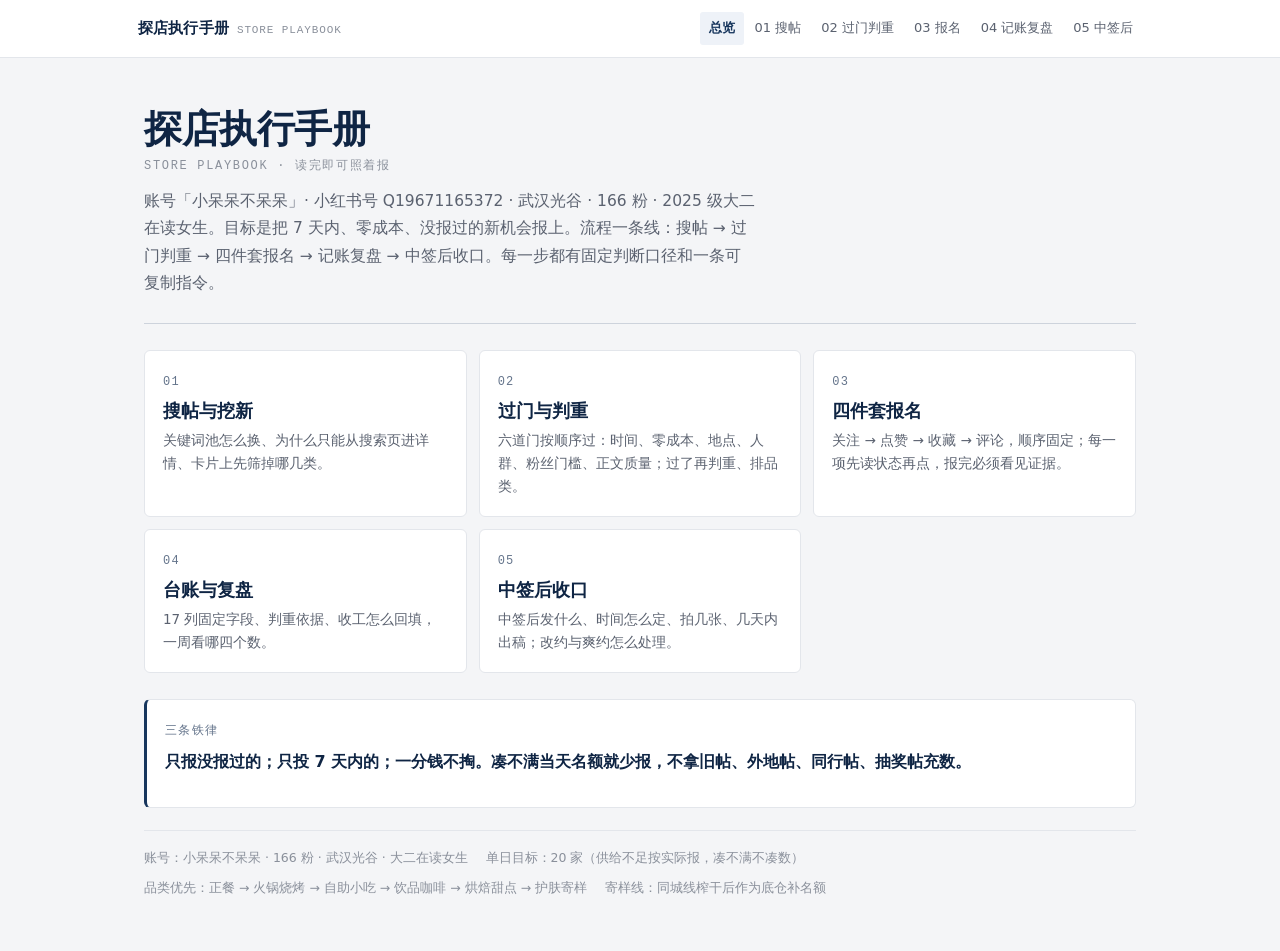
<file: index.html>
<!DOCTYPE html>
<html lang="zh-CN">
<head>
<meta charset="UTF-8">
<meta name="viewport" content="width=device-width, initial-scale=1">
<title>探店执行手册｜小呆呆不呆呆</title>
<meta name="description" content="小红书探店置换操作手册：搜帖、过门、判重、四件套报名、记账复盘、中签后收口。">
<link rel="icon" href="data:image/svg+xml,%3Csvg xmlns='http://www.w3.org/2000/svg' viewBox='0 0 32 32'%3E%3Crect width='32' height='32' fill='%2317365D'/%3E%3Crect x='6' y='7' width='20' height='2.5' fill='%23FFFFFF'/%3E%3Crect x='6' y='14' width='14' height='2.5' fill='%23FFFFFF'/%3E%3Crect x='6' y='21' width='17' height='2.5' fill='%23FFFFFF'/%3E%3C/svg%3E">
<link rel="stylesheet" href="css/style.css">
</head>
<body>

<header class="topbar">
  <div class="topbar-inner">
    <a class="brand" href="index.html">探店执行手册 <span class="en">Store Playbook</span></a>
    <nav class="topnav" aria-label="模块导航">
      <a href="index.html" aria-current="page">总览</a>
      <a href="01-search.html">01 搜帖</a>
      <a href="02-gate.html">02 过门判重</a>
      <a href="03-apply.html">03 报名</a>
      <a href="04-ledger.html">04 记账复盘</a>
      <a href="05-deal.html">05 中签后</a>
    </nav>
  </div>
</header>

<main class="shell">

  <div class="masthead">
    <h1>探店执行手册<span class="en-title">Store Playbook · 读完即可照着报</span></h1>
    <p class="lede">账号「小呆呆不呆呆」· 小红书号 Q19671165372 · 武汉光谷 · 166 粉 · 2025 级大二在读女生。目标是把 7 天内、零成本、没报过的新机会报上。流程一条线：搜帖 → 过门判重 → 四件套报名 → 记账复盘 → 中签后收口。每一步都有固定判断口径和一条可复制指令。</p>
  </div>

  <div class="module-grid">

    <a class="module-card" href="01-search.html">
      <span class="num">01</span>
      <span class="name">搜帖与挖新</span>
      <span class="desc">关键词池怎么换、为什么只能从搜索页进详情、卡片上先筛掉哪几类。</span>
    </a>

    <a class="module-card" href="02-gate.html">
      <span class="num">02</span>
      <span class="name">过门与判重</span>
      <span class="desc">六道门按顺序过：时间、零成本、地点、人群、粉丝门槛、正文质量；过了再判重、排品类。</span>
    </a>

    <a class="module-card" href="03-apply.html">
      <span class="num">03</span>
      <span class="name">四件套报名</span>
      <span class="desc">关注 → 点赞 → 收藏 → 评论，顺序固定；每一项先读状态再点，报完必须看见证据。</span>
    </a>

    <a class="module-card" href="04-ledger.html">
      <span class="num">04</span>
      <span class="name">台账与复盘</span>
      <span class="desc">17 列固定字段、判重依据、收工怎么回填，一周看哪四个数。</span>
    </a>

    <a class="module-card" href="05-deal.html">
      <span class="num">05</span>
      <span class="name">中签后收口</span>
      <span class="desc">中签后发什么、时间怎么定、拍几张、几天内出稿；改约与爽约怎么处理。</span>
    </a>

  </div>

  <div class="principle">
    <span class="label">三条铁律</span>
    <p class="text">只报没报过的；只投 7 天内的；一分钱不掏。凑不满当天名额就少报，不拿旧帖、外地帖、同行帖、抽奖帖充数。</p>
  </div>

  <div class="meta-strip">
    <span>账号：小呆呆不呆呆 · 166 粉 · 武汉光谷 · 大二在读女生</span>
    <span>单日目标：20 家（供给不足按实际报，凑不满不凑数）</span>
    <span>品类优先：正餐 → 火锅烧烤 → 自助小吃 → 饮品咖啡 → 烘焙甜点 → 护肤寄样</span>
    <span>寄样线：同城线榨干后作为底仓补名额</span>
  </div>

</main>

<script src="js/main.js"></script>
</body>
</html>
</file>
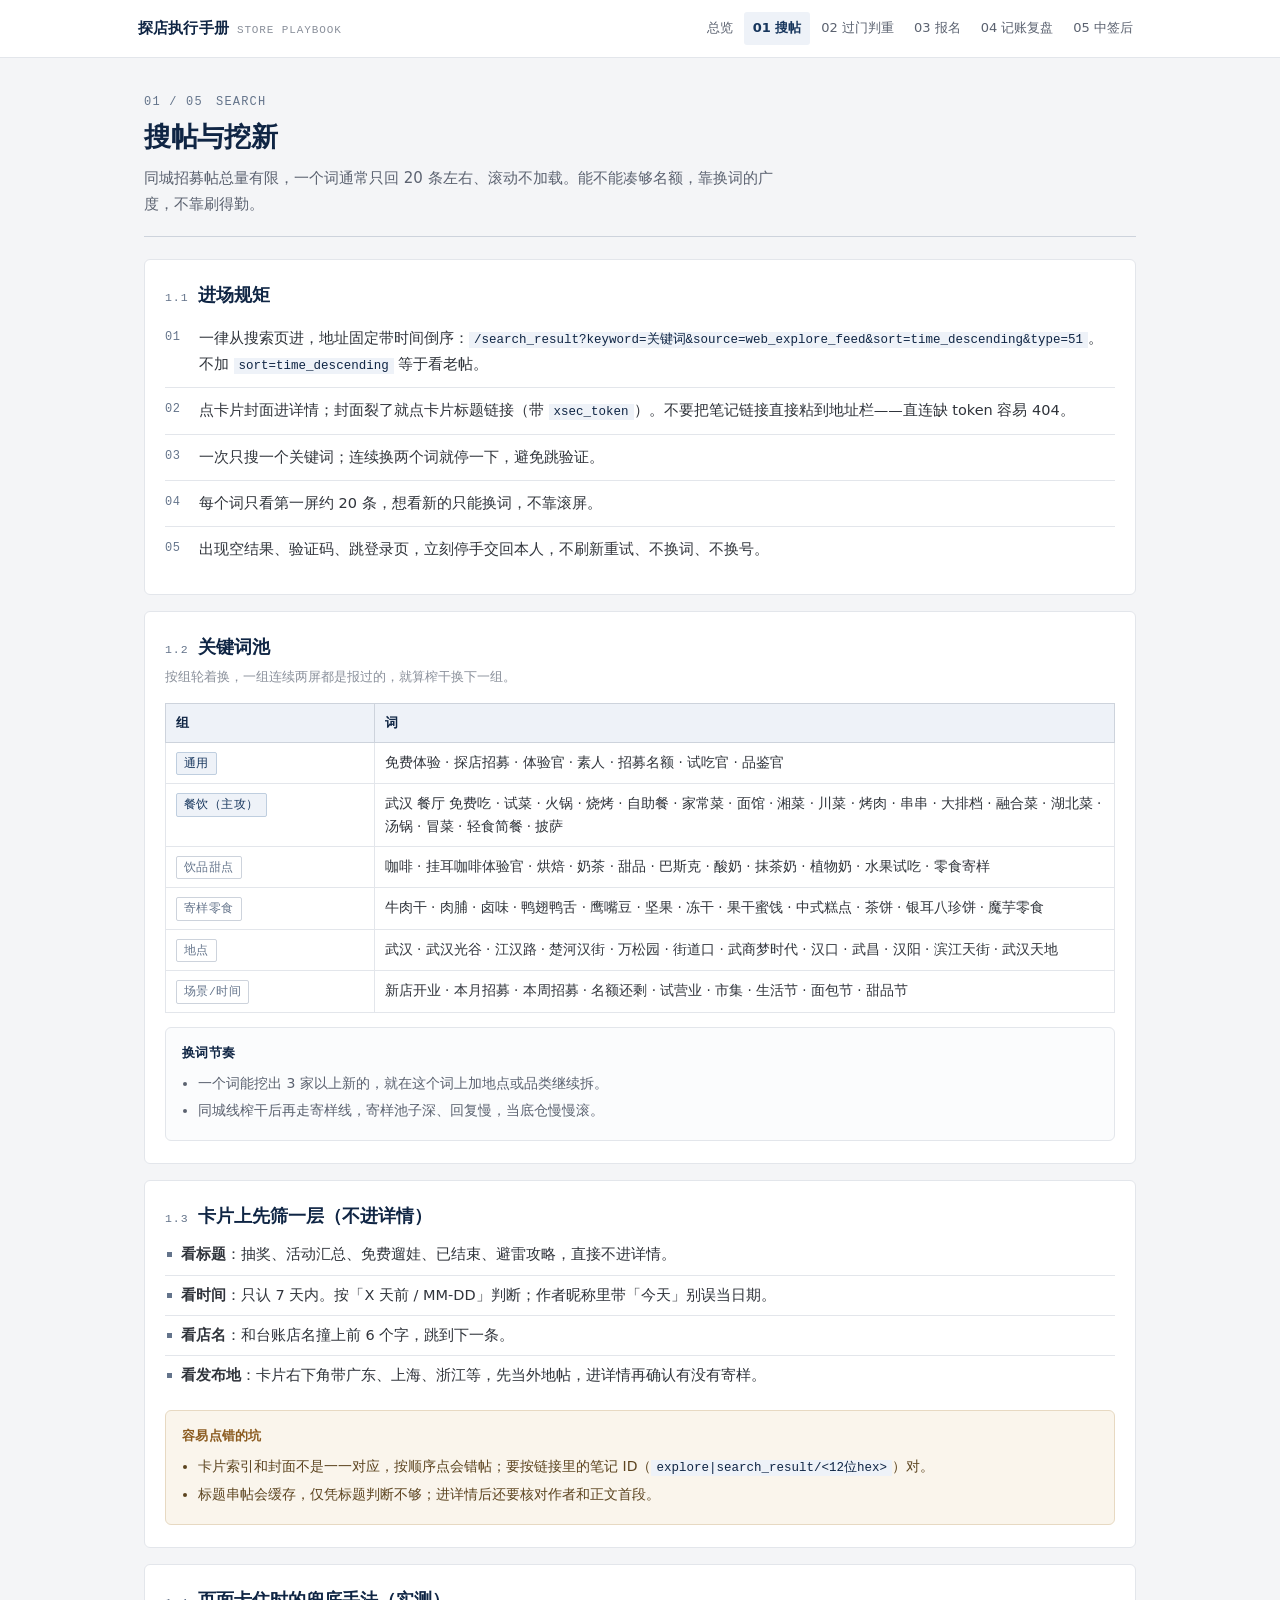
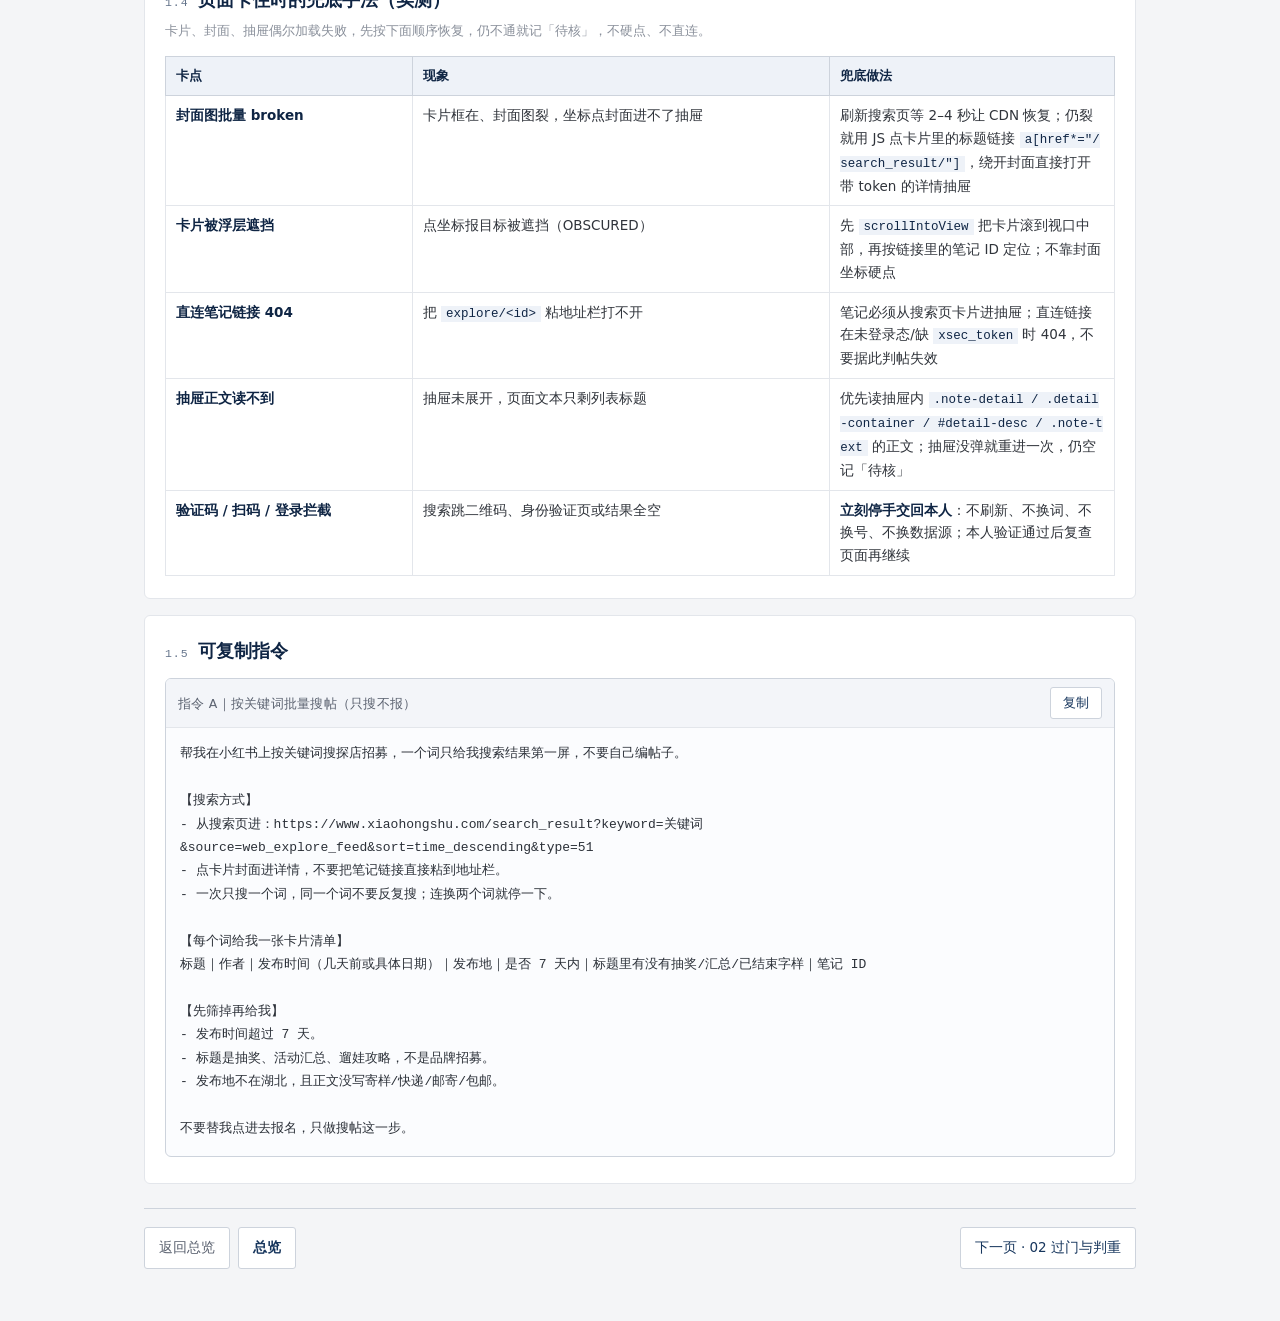
<file: 01-search.html>
<!DOCTYPE html>
<html lang="zh-CN">
<head>
<meta charset="UTF-8">
<meta name="viewport" content="width=device-width, initial-scale=1">
<title>01 搜帖与挖新｜探店执行手册</title>
<link rel="icon" href="data:image/svg+xml,%3Csvg xmlns='http://www.w3.org/2000/svg' viewBox='0 0 32 32'%3E%3Crect width='32' height='32' fill='%2317365D'/%3E%3Crect x='6' y='7' width='20' height='2.5' fill='%23FFFFFF'/%3E%3Crect x='6' y='14' width='14' height='2.5' fill='%23FFFFFF'/%3E%3Crect x='6' y='21' width='17' height='2.5' fill='%23FFFFFF'/%3E%3C/svg%3E">
<link rel="stylesheet" href="css/style.css">
</head>
<body>

<header class="topbar">
  <div class="topbar-inner">
    <a class="brand" href="index.html">探店执行手册 <span class="en">Store Playbook</span></a>
    <nav class="topnav" aria-label="模块导航">
      <a href="index.html">总览</a>
      <a href="01-search.html" aria-current="page">01 搜帖</a>
      <a href="02-gate.html">02 过门判重</a>
      <a href="03-apply.html">03 报名</a>
      <a href="04-ledger.html">04 记账复盘</a>
      <a href="05-deal.html">05 中签后</a>
    </nav>
  </div>
</header>

<main class="shell">

  <div class="page-head">
    <div class="crumb">01 / 05　SEARCH</div>
    <h1>搜帖与挖新</h1>
    <p class="goal">同城招募帖总量有限，一个词通常只回 20 条左右、滚动不加载。能不能凑够名额，靠换词的广度，不靠刷得勤。</p>
  </div>

  <section class="section">
    <h2><span class="idx">1.1</span>进场规矩</h2>
    <ul class="steps">
      <li>一律从搜索页进，地址固定带时间倒序：<code>/search_result?keyword=关键词&amp;source=web_explore_feed&amp;sort=time_descending&amp;type=51</code>。不加 <code>sort=time_descending</code> 等于看老帖。</li>
      <li>点卡片封面进详情；封面裂了就点卡片标题链接（带 <code>xsec_token</code>）。不要把笔记链接直接粘到地址栏——直连缺 token 容易 404。</li>
      <li>一次只搜一个关键词；连续换两个词就停一下，避免跳验证。</li>
      <li>每个词只看第一屏约 20 条，想看新的只能换词，不靠滚屏。</li>
      <li>出现空结果、验证码、跳登录页，立刻停手交回本人，不刷新重试、不换词、不换号。</li>
    </ul>
  </section>

  <section class="section">
    <h2><span class="idx">1.2</span>关键词池</h2>
    <p class="sub">按组轮着换，一组连续两屏都是报过的，就算榨干换下一组。</p>
    <div class="tbl-wrap">
      <table class="tbl">
        <colgroup><col style="width:22%"><col style="width:78%"></colgroup>
        <thead><tr><th>组</th><th>词</th></tr></thead>
        <tbody>
          <tr><td><span class="tag tag-core">通用</span></td><td>免费体验 · 探店招募 · 体验官 · 素人 · 招募名额 · 试吃官 · 品鉴官</td></tr>
          <tr><td><span class="tag tag-core">餐饮（主攻）</span></td><td>武汉 餐厅 免费吃 · 试菜 · 火锅 · 烧烤 · 自助餐 · 家常菜 · 面馆 · 湘菜 · 川菜 · 烤肉 · 串串 · 大排档 · 融合菜 · 湖北菜 · 汤锅 · 冒菜 · 轻食简餐 · 披萨</td></tr>
          <tr><td><span class="tag">饮品甜点</span></td><td>咖啡 · 挂耳咖啡体验官 · 烘焙 · 奶茶 · 甜品 · 巴斯克 · 酸奶 · 抹茶奶 · 植物奶 · 水果试吃 · 零食寄样</td></tr>
          <tr><td><span class="tag">寄样零食</span></td><td>牛肉干 · 肉脯 · 卤味 · 鸭翅鸭舌 · 鹰嘴豆 · 坚果 · 冻干 · 果干蜜饯 · 中式糕点 · 茶饼 · 银耳八珍饼 · 魔芋零食</td></tr>
          <tr><td><span class="tag">地点</span></td><td>武汉 · 武汉光谷 · 江汉路 · 楚河汉街 · 万松园 · 街道口 · 武商梦时代 · 汉口 · 武昌 · 汉阳 · 滨江天街 · 武汉天地</td></tr>
          <tr><td><span class="tag">场景/时间</span></td><td>新店开业 · 本月招募 · 本周招募 · 名额还剩 · 试营业 · 市集 · 生活节 · 面包节 · 甜品节</td></tr>
        </tbody>
      </table>
    </div>
    <div class="note">
      <span class="note-title">换词节奏</span>
      <ul>
        <li>一个词能挖出 3 家以上新的，就在这个词上加地点或品类继续拆。</li>
        <li>同城线榨干后再走寄样线，寄样池子深、回复慢，当底仓慢慢滚。</li>
      </ul>
    </div>
  </section>

  <section class="section">
    <h2><span class="idx">1.3</span>卡片上先筛一层（不进详情）</h2>
    <ul class="points">
      <li><strong>看标题</strong>：抽奖、活动汇总、免费遛娃、已结束、避雷攻略，直接不进详情。</li>
      <li><strong>看时间</strong>：只认 7 天内。按「X 天前 / MM-DD」判断；作者昵称里带「今天」别误当日期。</li>
      <li><strong>看店名</strong>：和台账店名撞上前 6 个字，跳到下一条。</li>
      <li><strong>看发布地</strong>：卡片右下角带广东、上海、浙江等，先当外地帖，进详情再确认有没有寄样。</li>
    </ul>
    <div class="note warn">
      <span class="note-title">容易点错的坑</span>
      <ul>
        <li>卡片索引和封面不是一一对应，按顺序点会错帖；要按链接里的笔记 ID（<code>explore|search_result/&lt;12位hex&gt;</code>）对。</li>
        <li>标题串帖会缓存，仅凭标题判断不够；进详情后还要核对作者和正文首段。</li>
      </ul>
    </div>
  </section>

  <section class="section">
    <h2><span class="idx">1.4</span>页面卡住时的兜底手法（实测）</h2>
    <p class="sub">卡片、封面、抽屉偶尔加载失败，先按下面顺序恢复，仍不通就记「待核」，不硬点、不直连。</p>
    <div class="tbl-wrap">
      <table class="tbl">
        <colgroup><col style="width:26%"><col style="width:44%"><col style="width:30%"></colgroup>
        <thead><tr><th>卡点</th><th>现象</th><th>兜底做法</th></tr></thead>
        <tbody>
          <tr>
            <td><strong>封面图批量 broken</strong></td>
            <td>卡片框在、封面图裂，坐标点封面进不了抽屉</td>
            <td>刷新搜索页等 2–4 秒让 CDN 恢复；仍裂就用 JS 点卡片里的标题链接 <code>a[href*="/search_result/"]</code>，绕开封面直接打开带 token 的详情抽屉</td>
          </tr>
          <tr>
            <td><strong>卡片被浮层遮挡</strong></td>
            <td>点坐标报目标被遮挡（OBSCURED）</td>
            <td>先 <code>scrollIntoView</code> 把卡片滚到视口中部，再按链接里的笔记 ID 定位；不靠封面坐标硬点</td>
          </tr>
          <tr>
            <td><strong>直连笔记链接 404</strong></td>
            <td>把 <code>explore/&lt;id&gt;</code> 粘地址栏打不开</td>
            <td>笔记必须从搜索页卡片进抽屉；直连链接在未登录态/缺 <code>xsec_token</code> 时 404，不要据此判帖失效</td>
          </tr>
          <tr>
            <td><strong>抽屉正文读不到</strong></td>
            <td>抽屉未展开，页面文本只剩列表标题</td>
            <td>优先读抽屉内 <code>.note-detail / .detail-container / #detail-desc / .note-text</code> 的正文；抽屉没弹就重进一次，仍空记「待核」</td>
          </tr>
          <tr>
            <td><strong>验证码 / 扫码 / 登录拦截</strong></td>
            <td>搜索跳二维码、身份验证页或结果全空</td>
            <td><strong>立刻停手交回本人</strong>：不刷新、不换词、不换号、不换数据源；本人验证通过后复查页面再继续</td>
          </tr>
        </tbody>
      </table>
    </div>
  </section>

  <section class="section">
    <h2><span class="idx">1.5</span>可复制指令</h2>

    <div class="prompt">
      <div class="prompt-head">
        <span class="ptitle">指令 A｜按关键词批量搜帖（只搜不报）</span>
        <button class="copy-btn" type="button">复制</button>
      </div>
      <pre>帮我在小红书上按关键词搜探店招募，一个词只给我搜索结果第一屏，不要自己编帖子。

【搜索方式】
- 从搜索页进：https://www.xiaohongshu.com/search_result?keyword=关键词&source=web_explore_feed&sort=time_descending&type=51
- 点卡片封面进详情，不要把笔记链接直接粘到地址栏。
- 一次只搜一个词，同一个词不要反复搜；连换两个词就停一下。

【每个词给我一张卡片清单】
标题｜作者｜发布时间（几天前或具体日期）｜发布地｜是否 7 天内｜标题里有没有抽奖/汇总/已结束字样｜笔记 ID

【先筛掉再给我】
- 发布时间超过 7 天。
- 标题是抽奖、活动汇总、遛娃攻略，不是品牌招募。
- 发布地不在湖北，且正文没写寄样/快递/邮寄/包邮。

不要替我点进去报名，只做搜帖这一步。</pre>
    </div>
  </section>

  <nav class="pager" aria-label="翻页">
    <a class="prev" href="index.html">返回总览</a>
    <a class="home" href="index.html">总览</a>
    <a class="next" href="02-gate.html">下一页 · 02 过门与判重</a>
  </nav>

</main>

<script src="js/main.js"></script>
</body>
</html>
</file>
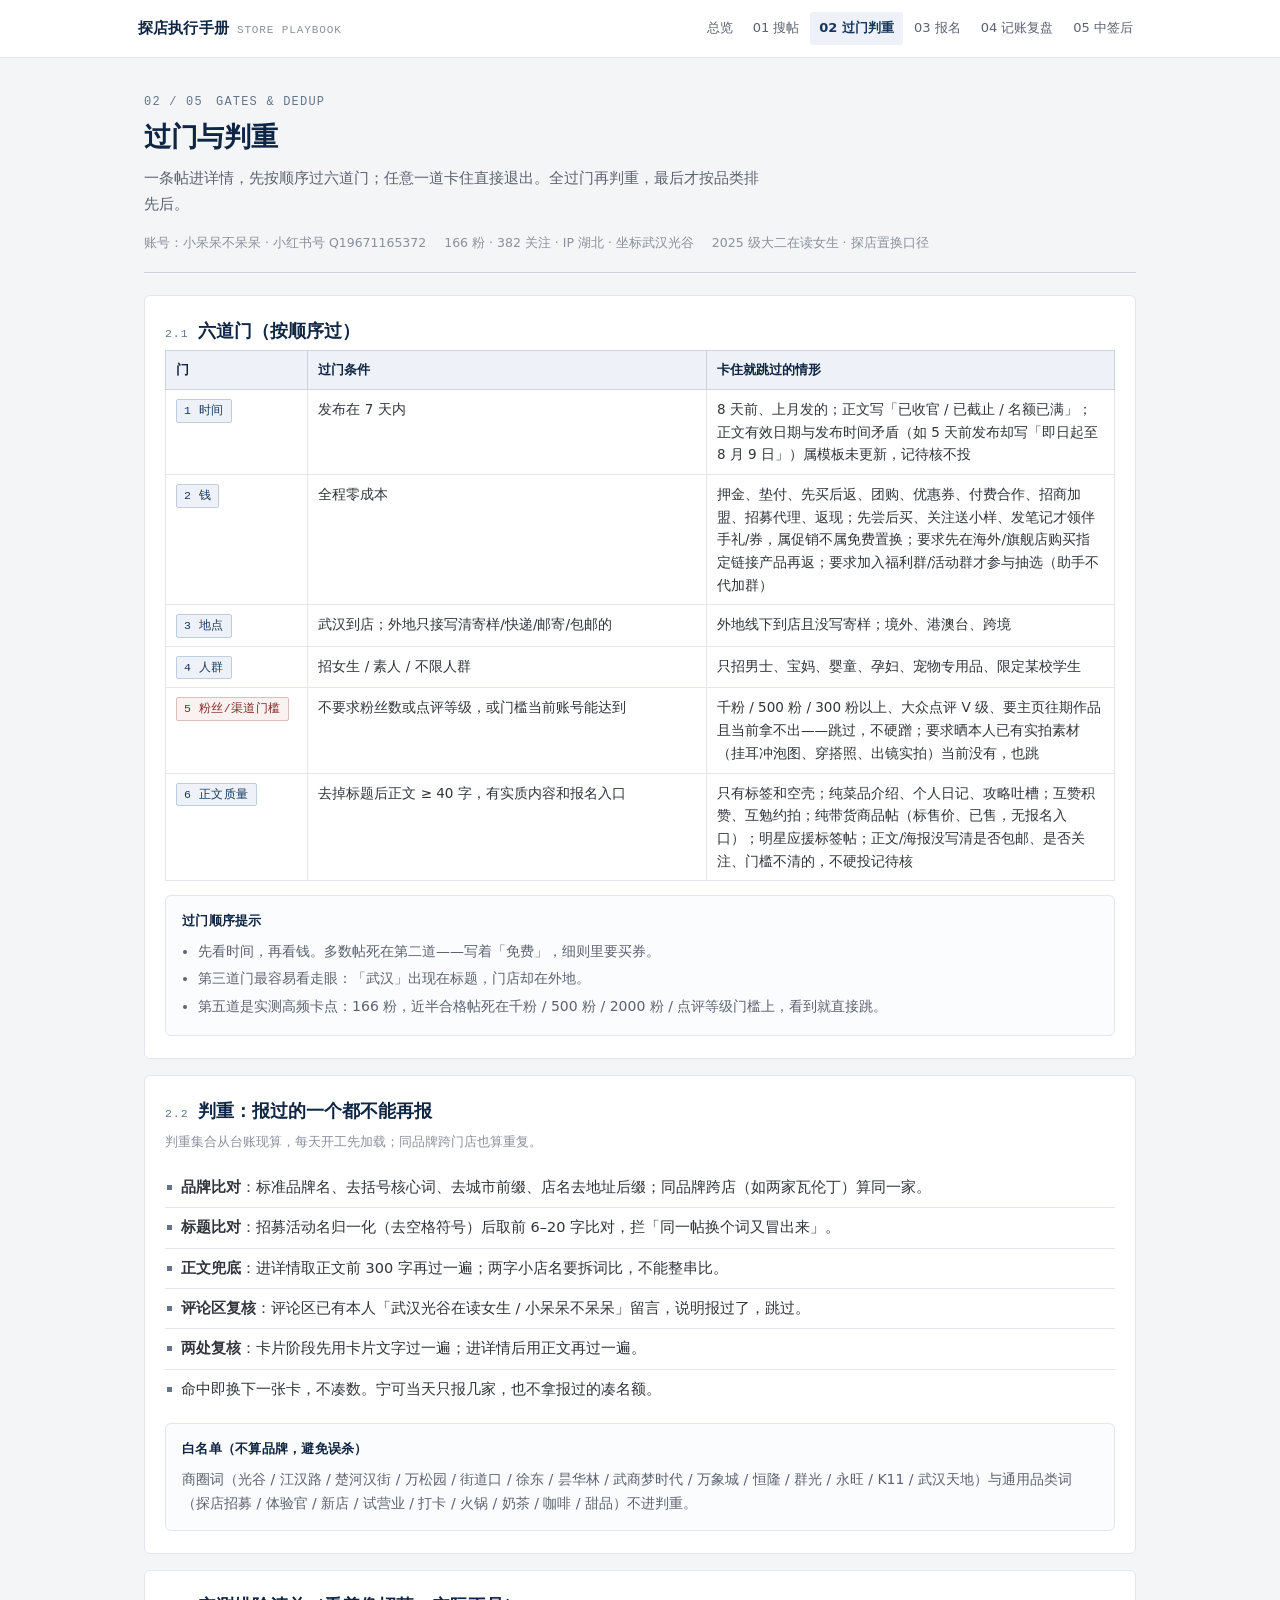
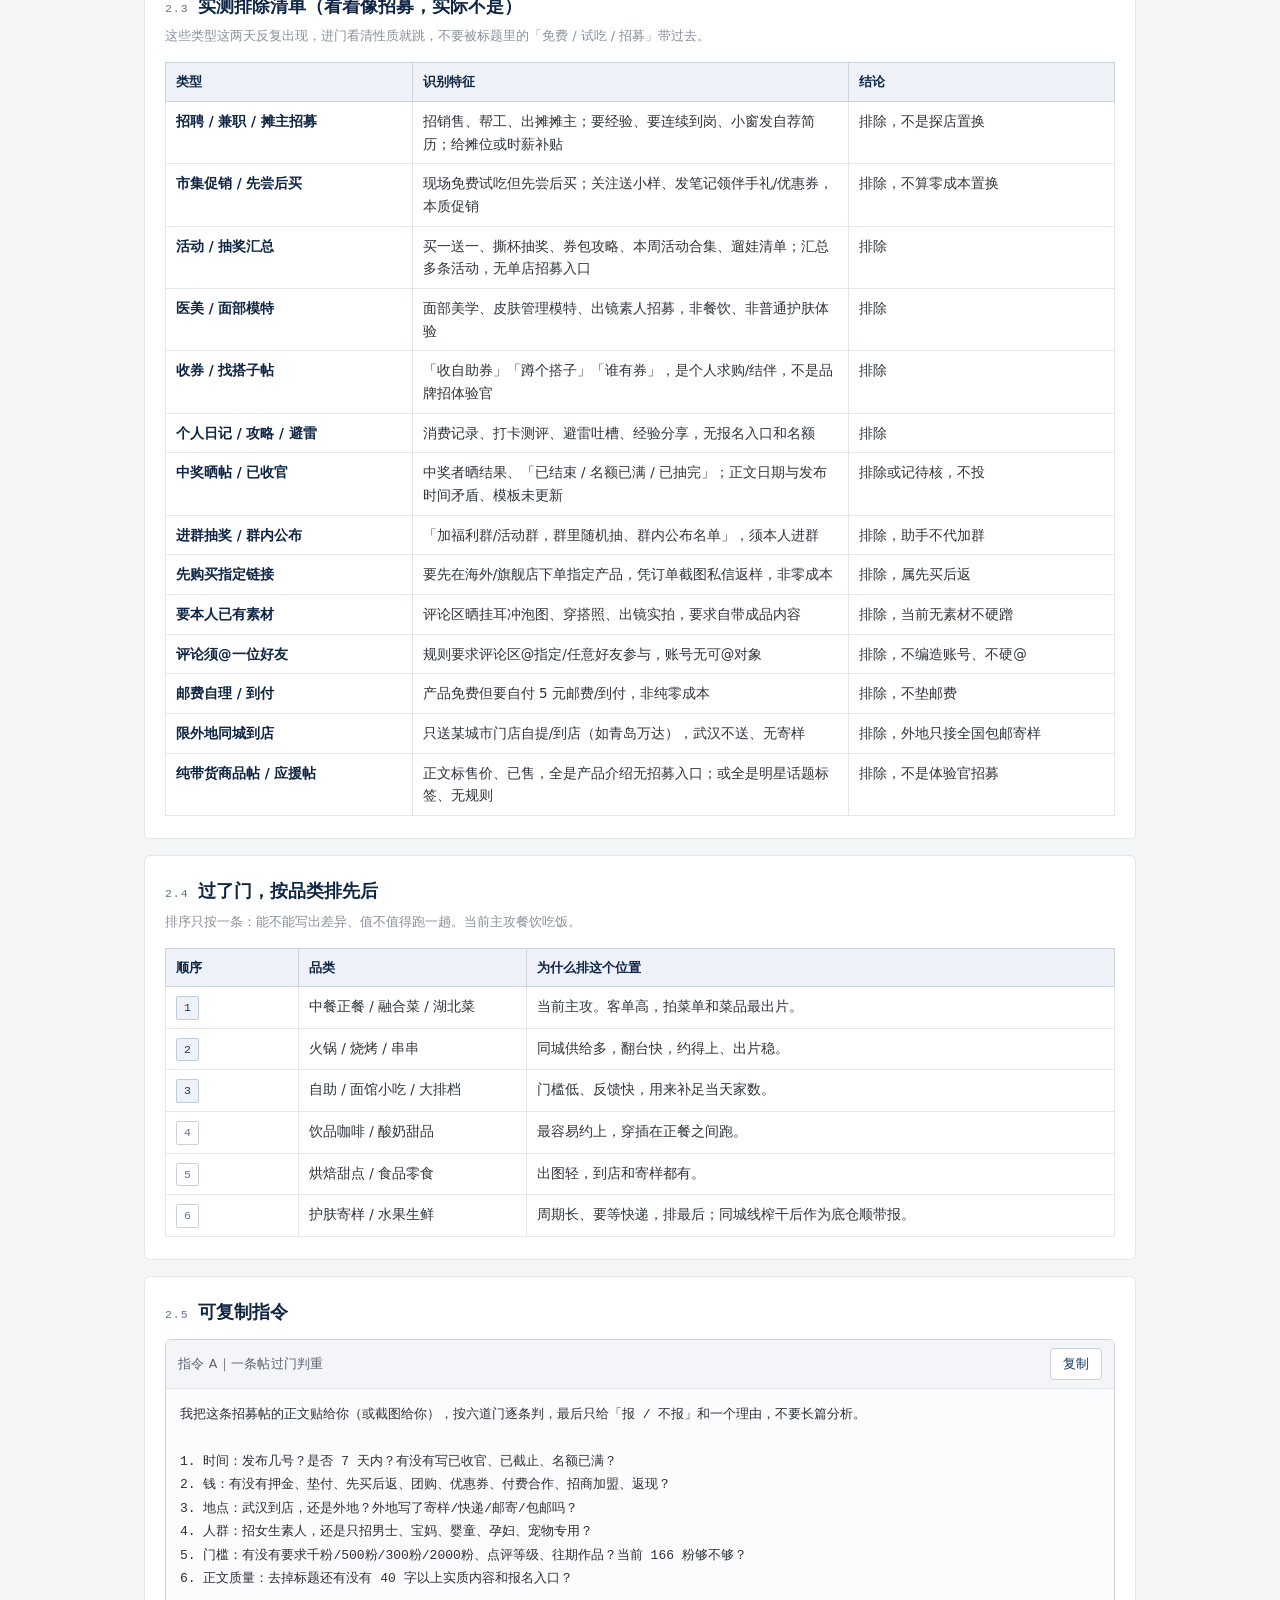
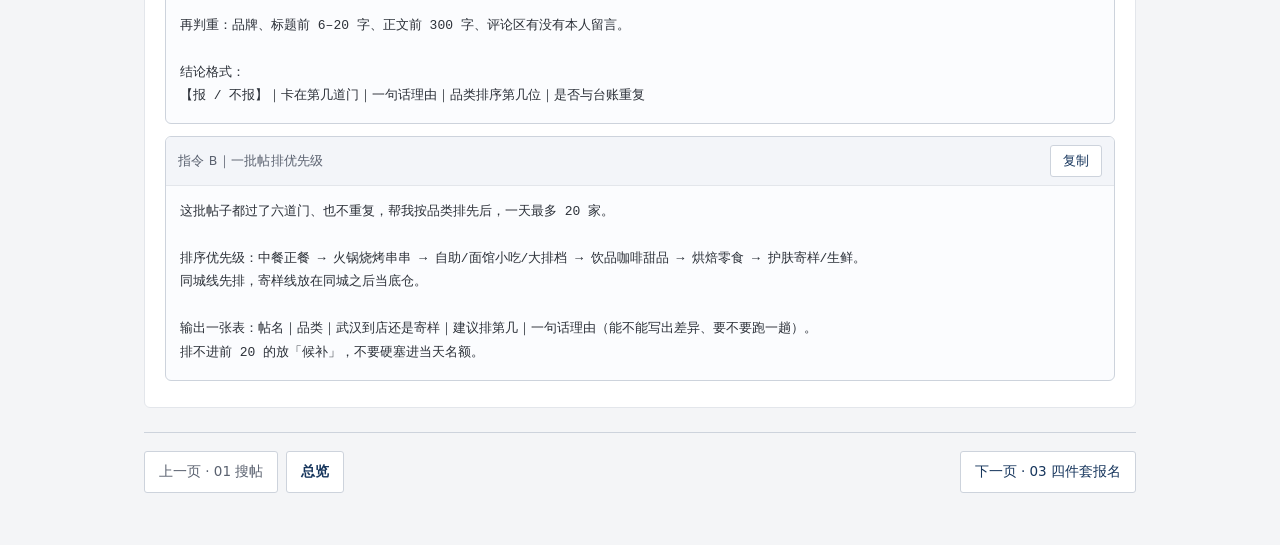
<file: 02-gate.html>
<!DOCTYPE html>
<html lang="zh-CN">
<head>
<meta charset="UTF-8">
<meta name="viewport" content="width=device-width, initial-scale=1">
<title>02 过门与判重｜探店执行手册</title>
<link rel="icon" href="data:image/svg+xml,%3Csvg xmlns='http://www.w3.org/2000/svg' viewBox='0 0 32 32'%3E%3Crect width='32' height='32' fill='%2317365D'/%3E%3Crect x='6' y='7' width='20' height='2.5' fill='%23FFFFFF'/%3E%3Crect x='6' y='14' width='14' height='2.5' fill='%23FFFFFF'/%3E%3Crect x='6' y='21' width='17' height='2.5' fill='%23FFFFFF'/%3E%3C/svg%3E">
<link rel="stylesheet" href="css/style.css">
</head>
<body>

<header class="topbar">
  <div class="topbar-inner">
    <a class="brand" href="index.html">探店执行手册 <span class="en">Store Playbook</span></a>
    <nav class="topnav" aria-label="模块导航">
      <a href="index.html">总览</a>
      <a href="01-search.html">01 搜帖</a>
      <a href="02-gate.html" aria-current="page">02 过门判重</a>
      <a href="03-apply.html">03 报名</a>
      <a href="04-ledger.html">04 记账复盘</a>
      <a href="05-deal.html">05 中签后</a>
    </nav>
  </div>
</header>

<main class="shell">

  <div class="page-head">
    <div class="crumb">02 / 05　GATES &amp; DEDUP</div>
    <h1>过门与判重</h1>
    <p class="goal">一条帖进详情，先按顺序过六道门；任意一道卡住直接退出。全过门再判重，最后才按品类排先后。</p>
    <div class="meta-strip" style="margin-top:14px;border-top:none;padding-top:0">
      <span>账号：小呆呆不呆呆 · 小红书号 Q19671165372</span>
      <span>166 粉 · 382 关注 · IP 湖北 · 坐标武汉光谷</span>
      <span>2025 级大二在读女生 · 探店置换口径</span>
    </div>
  </div>

  <section class="section">
    <h2><span class="idx">2.1</span>六道门（按顺序过）</h2>
    <div class="tbl-wrap">
      <table class="tbl">
        <colgroup><col style="width:15%"><col style="width:42%"><col style="width:43%"></colgroup>
        <thead><tr><th>门</th><th>过门条件</th><th>卡住就跳过的情形</th></tr></thead>
        <tbody>
          <tr>
            <td><span class="tag tag-core">1 时间</span></td>
            <td>发布在 7 天内</td>
            <td>8 天前、上月发的；正文写「已收官 / 已截止 / 名额已满」；正文有效日期与发布时间矛盾（如 5 天前发布却写「即日起至 8 月 9 日」）属模板未更新，记待核不投</td>
          </tr>
          <tr>
            <td><span class="tag tag-core">2 钱</span></td>
            <td>全程零成本</td>
            <td>押金、垫付、先买后返、团购、优惠券、付费合作、招商加盟、招募代理、返现；先尝后买、关注送小样、发笔记才领伴手礼/券，属促销不属免费置换；要求先在海外/旗舰店购买指定链接产品再返；要求加入福利群/活动群才参与抽选（助手不代加群）</td>
          </tr>
          <tr>
            <td><span class="tag tag-core">3 地点</span></td>
            <td>武汉到店；外地只接写清寄样/快递/邮寄/包邮的</td>
            <td>外地线下到店且没写寄样；境外、港澳台、跨境</td>
          </tr>
          <tr>
            <td><span class="tag tag-core">4 人群</span></td>
            <td>招女生 / 素人 / 不限人群</td>
            <td>只招男士、宝妈、婴童、孕妇、宠物专用品、限定某校学生</td>
          </tr>
          <tr>
            <td><span class="tag tag-hard">5 粉丝/渠道门槛</span></td>
            <td>不要求粉丝数或点评等级，或门槛当前账号能达到</td>
            <td>千粉 / 500 粉 / 300 粉以上、大众点评 V 级、要主页往期作品且当前拿不出——跳过，不硬蹭；要求晒本人已有实拍素材（挂耳冲泡图、穿搭照、出镜实拍）当前没有，也跳</td>
          </tr>
          <tr>
            <td><span class="tag tag-core">6 正文质量</span></td>
            <td>去掉标题后正文 ≥ 40 字，有实质内容和报名入口</td>
            <td>只有标签和空壳；纯菜品介绍、个人日记、攻略吐槽；互赞积赞、互勉约拍；纯带货商品帖（标售价、已售，无报名入口）；明星应援标签帖；正文/海报没写清是否包邮、是否关注、门槛不清的，不硬投记待核</td>
          </tr>
        </tbody>
      </table>
    </div>
    <div class="note">
      <span class="note-title">过门顺序提示</span>
      <ul>
        <li>先看时间，再看钱。多数帖死在第二道——写着「免费」，细则里要买券。</li>
        <li>第三道门最容易看走眼：「武汉」出现在标题，门店却在外地。</li>
        <li>第五道是实测高频卡点：166 粉，近半合格帖死在千粉 / 500 粉 / 2000 粉 / 点评等级门槛上，看到就直接跳。</li>
      </ul>
    </div>
  </section>

  <section class="section">
    <h2><span class="idx">2.2</span>判重：报过的一个都不能再报</h2>
    <p class="sub">判重集合从台账现算，每天开工先加载；同品牌跨门店也算重复。</p>
    <ul class="points">
      <li><strong>品牌比对</strong>：标准品牌名、去括号核心词、去城市前缀、店名去地址后缀；同品牌跨店（如两家瓦伦丁）算同一家。</li>
      <li><strong>标题比对</strong>：招募活动名归一化（去空格符号）后取前 6–20 字比对，拦「同一帖换个词又冒出来」。</li>
      <li><strong>正文兜底</strong>：进详情取正文前 300 字再过一遍；两字小店名要拆词比，不能整串比。</li>
      <li><strong>评论区复核</strong>：评论区已有本人「武汉光谷在读女生 / 小呆呆不呆呆」留言，说明报过了，跳过。</li>
      <li><strong>两处复核</strong>：卡片阶段先用卡片文字过一遍；进详情后用正文再过一遍。</li>
      <li>命中即换下一张卡，不凑数。宁可当天只报几家，也不拿报过的凑名额。</li>
    </ul>
    <div class="note">
      <span class="note-title">白名单（不算品牌，避免误杀）</span>
      商圈词（光谷 / 江汉路 / 楚河汉街 / 万松园 / 街道口 / 徐东 / 昙华林 / 武商梦时代 / 万象城 / 恒隆 / 群光 / 永旺 / K11 / 武汉天地）与通用品类词（探店招募 / 体验官 / 新店 / 试营业 / 打卡 / 火锅 / 奶茶 / 咖啡 / 甜品）不进判重。
    </div>
  </section>

  <section class="section">
    <h2><span class="idx">2.3</span>实测排除清单（看着像招募，实际不是）</h2>
    <p class="sub">这些类型这两天反复出现，进门看清性质就跳，不要被标题里的「免费 / 试吃 / 招募」带过去。</p>
    <div class="tbl-wrap">
      <table class="tbl">
        <colgroup><col style="width:26%"><col style="width:46%"><col style="width:28%"></colgroup>
        <thead><tr><th>类型</th><th>识别特征</th><th>结论</th></tr></thead>
        <tbody>
          <tr><td><strong>招聘 / 兼职 / 摊主招募</strong></td><td>招销售、帮工、出摊摊主；要经验、要连续到岗、小窗发自荐简历；给摊位或时薪补贴</td><td>排除，不是探店置换</td></tr>
          <tr><td><strong>市集促销 / 先尝后买</strong></td><td>现场免费试吃但先尝后买；关注送小样、发笔记领伴手礼/优惠券，本质促销</td><td>排除，不算零成本置换</td></tr>
          <tr><td><strong>活动 / 抽奖汇总</strong></td><td>买一送一、撕杯抽奖、券包攻略、本周活动合集、遛娃清单；汇总多条活动，无单店招募入口</td><td>排除</td></tr>
          <tr><td><strong>医美 / 面部模特</strong></td><td>面部美学、皮肤管理模特、出镜素人招募，非餐饮、非普通护肤体验</td><td>排除</td></tr>
          <tr><td><strong>收券 / 找搭子帖</strong></td><td>「收自助券」「蹲个搭子」「谁有券」，是个人求购/结伴，不是品牌招体验官</td><td>排除</td></tr>
          <tr><td><strong>个人日记 / 攻略 / 避雷</strong></td><td>消费记录、打卡测评、避雷吐槽、经验分享，无报名入口和名额</td><td>排除</td></tr>
          <tr><td><strong>中奖晒帖 / 已收官</strong></td><td>中奖者晒结果、「已结束 / 名额已满 / 已抽完」；正文日期与发布时间矛盾、模板未更新</td><td>排除或记待核，不投</td></tr>
          <tr><td><strong>进群抽奖 / 群内公布</strong></td><td>「加福利群/活动群，群里随机抽、群内公布名单」，须本人进群</td><td>排除，助手不代加群</td></tr>
          <tr><td><strong>先购买指定链接</strong></td><td>要先在海外/旗舰店下单指定产品，凭订单截图私信返样，非零成本</td><td>排除，属先买后返</td></tr>
          <tr><td><strong>要本人已有素材</strong></td><td>评论区晒挂耳冲泡图、穿搭照、出镜实拍，要求自带成品内容</td><td>排除，当前无素材不硬蹭</td></tr>
          <tr><td><strong>评论须@一位好友</strong></td><td>规则要求评论区@指定/任意好友参与，账号无可@对象</td><td>排除，不编造账号、不硬@</td></tr>
          <tr><td><strong>邮费自理 / 到付</strong></td><td>产品免费但要自付 5 元邮费/到付，非纯零成本</td><td>排除，不垫邮费</td></tr>
          <tr><td><strong>限外地同城到店</strong></td><td>只送某城市门店自提/到店（如青岛万达），武汉不送、无寄样</td><td>排除，外地只接全国包邮寄样</td></tr>
          <tr><td><strong>纯带货商品帖 / 应援帖</strong></td><td>正文标售价、已售，全是产品介绍无招募入口；或全是明星话题标签、无规则</td><td>排除，不是体验官招募</td></tr>
        </tbody>
      </table>
    </div>
  </section>

  <section class="section">
    <h2><span class="idx">2.4</span>过了门，按品类排先后</h2>
    <p class="sub">排序只按一条：能不能写出差异、值不值得跑一趟。当前主攻餐饮吃饭。</p>
    <div class="tbl-wrap">
      <table class="tbl">
        <colgroup><col style="width:14%"><col style="width:24%"><col style="width:62%"></colgroup>
        <thead><tr><th>顺序</th><th>品类</th><th>为什么排这个位置</th></tr></thead>
        <tbody>
          <tr><td><span class="tag tag-core">1</span></td><td>中餐正餐 / 融合菜 / 湖北菜</td><td>当前主攻。客单高，拍菜单和菜品最出片。</td></tr>
          <tr><td><span class="tag tag-core">2</span></td><td>火锅 / 烧烤 / 串串</td><td>同城供给多，翻台快，约得上、出片稳。</td></tr>
          <tr><td><span class="tag tag-core">3</span></td><td>自助 / 面馆小吃 / 大排档</td><td>门槛低、反馈快，用来补足当天家数。</td></tr>
          <tr><td><span class="tag">4</span></td><td>饮品咖啡 / 酸奶甜品</td><td>最容易约上，穿插在正餐之间跑。</td></tr>
          <tr><td><span class="tag">5</span></td><td>烘焙甜点 / 食品零食</td><td>出图轻，到店和寄样都有。</td></tr>
          <tr><td><span class="tag">6</span></td><td>护肤寄样 / 水果生鲜</td><td>周期长、要等快递，排最后；同城线榨干后作为底仓顺带报。</td></tr>
        </tbody>
      </table>
    </div>
  </section>

  <section class="section">
    <h2><span class="idx">2.5</span>可复制指令</h2>

    <div class="prompt">
      <div class="prompt-head">
        <span class="ptitle">指令 A｜一条帖过门判重</span>
        <button class="copy-btn" type="button">复制</button>
      </div>
      <pre>我把这条招募帖的正文贴给你（或截图给你），按六道门逐条判，最后只给「报 / 不报」和一个理由，不要长篇分析。

1. 时间：发布几号？是否 7 天内？有没有写已收官、已截止、名额已满？
2. 钱：有没有押金、垫付、先买后返、团购、优惠券、付费合作、招商加盟、返现？
3. 地点：武汉到店，还是外地？外地写了寄样/快递/邮寄/包邮吗？
4. 人群：招女生素人，还是只招男士、宝妈、婴童、孕妇、宠物专用？
5. 门槛：有没有要求千粉/500粉/300粉/2000粉、点评等级、往期作品？当前 166 粉够不够？
6. 正文质量：去掉标题还有没有 40 字以上实质内容和报名入口？

再判重：品牌、标题前 6–20 字、正文前 300 字、评论区有没有本人留言。

结论格式：
【报 / 不报】｜卡在第几道门｜一句话理由｜品类排序第几位｜是否与台账重复</pre>
    </div>

    <div class="prompt">
      <div class="prompt-head">
        <span class="ptitle">指令 B｜一批帖排优先级</span>
        <button class="copy-btn" type="button">复制</button>
      </div>
      <pre>这批帖子都过了六道门、也不重复，帮我按品类排先后，一天最多 20 家。

排序优先级：中餐正餐 → 火锅烧烤串串 → 自助/面馆小吃/大排档 → 饮品咖啡甜品 → 烘焙零食 → 护肤寄样/生鲜。
同城线先排，寄样线放在同城之后当底仓。

输出一张表：帖名｜品类｜武汉到店还是寄样｜建议排第几｜一句话理由（能不能写出差异、要不要跑一趟）。
排不进前 20 的放「候补」，不要硬塞进当天名额。</pre>
    </div>
  </section>

  <nav class="pager" aria-label="翻页">
    <a class="prev" href="01-search.html">上一页 · 01 搜帖</a>
    <a class="home" href="index.html">总览</a>
    <a class="next" href="03-apply.html">下一页 · 03 四件套报名</a>
  </nav>

</main>

<script src="js/main.js"></script>
</body>
</html>
</file>
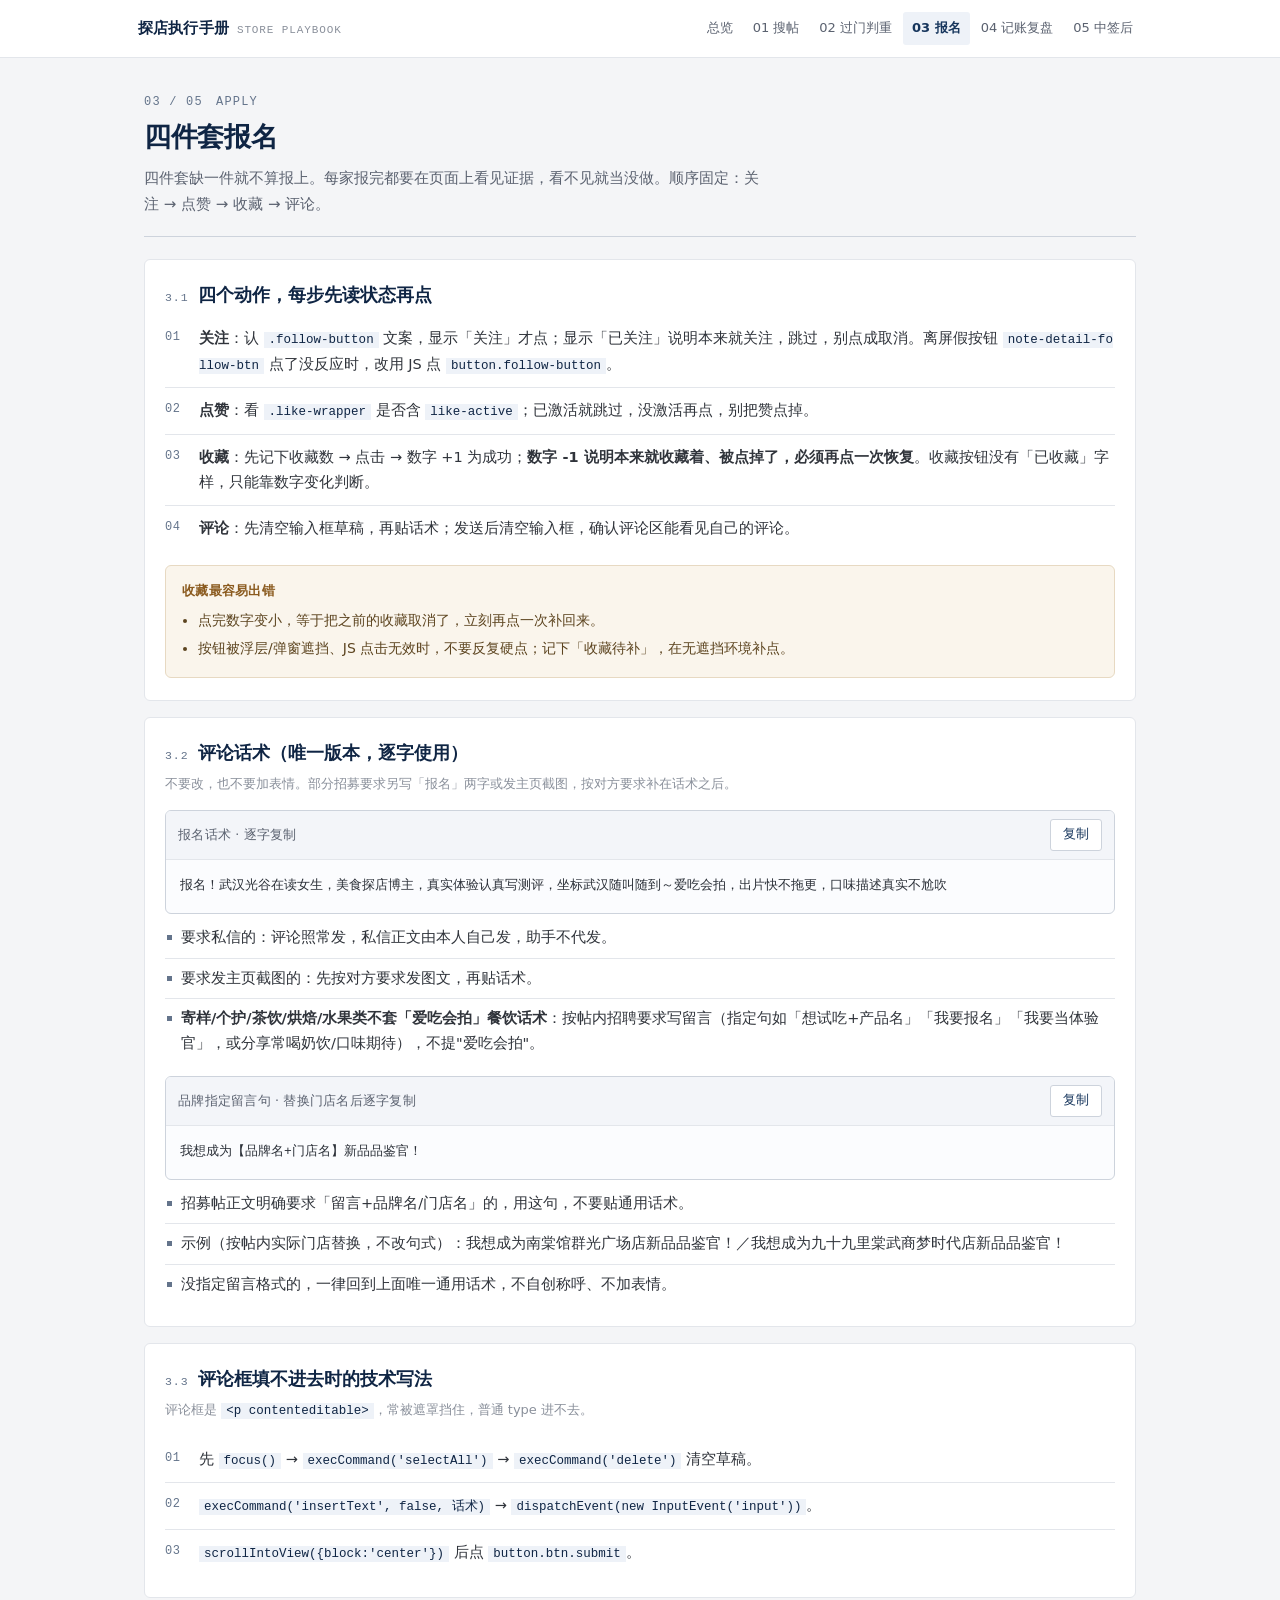
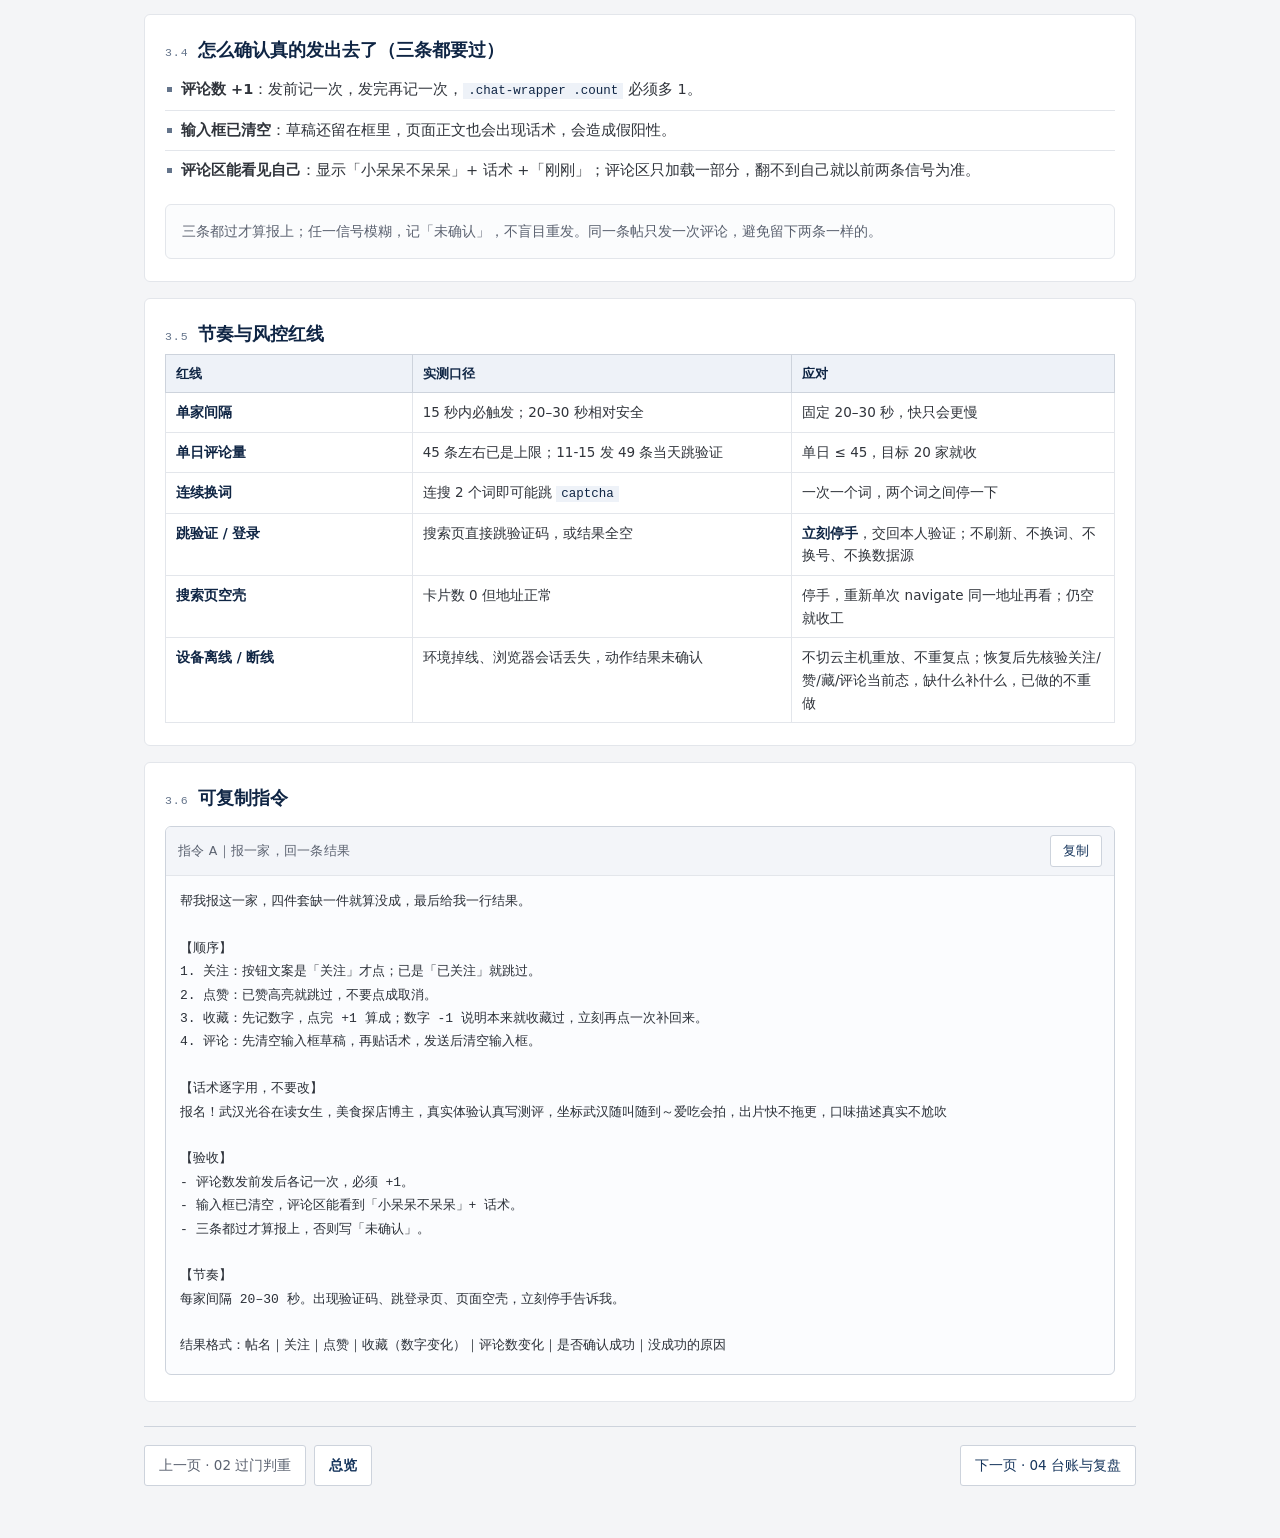
<file: 03-apply.html>
<!DOCTYPE html>
<html lang="zh-CN">
<head>
<meta charset="UTF-8">
<meta name="viewport" content="width=device-width, initial-scale=1">
<title>03 四件套报名｜探店执行手册</title>
<link rel="icon" href="data:image/svg+xml,%3Csvg xmlns='http://www.w3.org/2000/svg' viewBox='0 0 32 32'%3E%3Crect width='32' height='32' fill='%2317365D'/%3E%3Crect x='6' y='7' width='20' height='2.5' fill='%23FFFFFF'/%3E%3Crect x='6' y='14' width='14' height='2.5' fill='%23FFFFFF'/%3E%3Crect x='6' y='21' width='17' height='2.5' fill='%23FFFFFF'/%3E%3C/svg%3E">
<link rel="stylesheet" href="css/style.css">
</head>
<body>

<header class="topbar">
  <div class="topbar-inner">
    <a class="brand" href="index.html">探店执行手册 <span class="en">Store Playbook</span></a>
    <nav class="topnav" aria-label="模块导航">
      <a href="index.html">总览</a>
      <a href="01-search.html">01 搜帖</a>
      <a href="02-gate.html">02 过门判重</a>
      <a href="03-apply.html" aria-current="page">03 报名</a>
      <a href="04-ledger.html">04 记账复盘</a>
      <a href="05-deal.html">05 中签后</a>
    </nav>
  </div>
</header>

<main class="shell">

  <div class="page-head">
    <div class="crumb">03 / 05　APPLY</div>
    <h1>四件套报名</h1>
    <p class="goal">四件套缺一件就不算报上。每家报完都要在页面上看见证据，看不见就当没做。顺序固定：关注 → 点赞 → 收藏 → 评论。</p>
  </div>

  <section class="section">
    <h2><span class="idx">3.1</span>四个动作，每步先读状态再点</h2>
    <ul class="steps">
      <li><strong>关注</strong>：认 <code>.follow-button</code> 文案，显示「关注」才点；显示「已关注」说明本来就关注，跳过，别点成取消。离屏假按钮 <code>note-detail-follow-btn</code> 点了没反应时，改用 JS 点 <code>button.follow-button</code>。</li>
      <li><strong>点赞</strong>：看 <code>.like-wrapper</code> 是否含 <code>like-active</code>；已激活就跳过，没激活再点，别把赞点掉。</li>
      <li><strong>收藏</strong>：先记下收藏数 → 点击 → 数字 +1 为成功；<strong>数字 -1 说明本来就收藏着、被点掉了，必须再点一次恢复</strong>。收藏按钮没有「已收藏」字样，只能靠数字变化判断。</li>
      <li><strong>评论</strong>：先清空输入框草稿，再贴话术；发送后清空输入框，确认评论区能看见自己的评论。</li>
    </ul>
    <div class="note warn">
      <span class="note-title">收藏最容易出错</span>
      <ul>
        <li>点完数字变小，等于把之前的收藏取消了，立刻再点一次补回来。</li>
        <li>按钮被浮层/弹窗遮挡、JS 点击无效时，不要反复硬点；记下「收藏待补」，在无遮挡环境补点。</li>
      </ul>
    </div>
  </section>

  <section class="section">
    <h2><span class="idx">3.2</span>评论话术（唯一版本，逐字使用）</h2>
    <p class="sub">不要改，也不要加表情。部分招募要求另写「报名」两字或发主页截图，按对方要求补在话术之后。</p>
    <div class="prompt">
      <div class="prompt-head">
        <span class="ptitle">报名话术 · 逐字复制</span>
        <button class="copy-btn" type="button">复制</button>
      </div>
      <pre>报名！武汉光谷在读女生，美食探店博主，真实体验认真写测评，坐标武汉随叫随到～爱吃会拍，出片快不拖更，口味描述真实不尬吹</pre>
    </div>
    <ul class="points">
      <li>要求私信的：评论照常发，私信正文由本人自己发，助手不代发。</li>
      <li>要求发主页截图的：先按对方要求发图文，再贴话术。</li>
      <li><strong>寄样/个护/茶饮/烘焙/水果类不套「爱吃会拍」餐饮话术</strong>：按帖内招聘要求写留言（指定句如「想试吃+产品名」「我要报名」「我要当体验官」，或分享常喝奶饮/口味期待），不提"爱吃会拍"。</li>
    </ul>

    <div class="prompt">
      <div class="prompt-head">
        <span class="ptitle">品牌指定留言句 · 替换门店名后逐字复制</span>
        <button class="copy-btn" type="button">复制</button>
      </div>
      <pre>我想成为【品牌名+门店名】新品品鉴官！</pre>
    </div>
    <ul class="points">
      <li>招募帖正文明确要求「留言+品牌名/门店名」的，用这句，不要贴通用话术。</li>
      <li>示例（按帖内实际门店替换，不改句式）：我想成为南棠馆群光广场店新品品鉴官！／我想成为九十九里棠武商梦时代店新品品鉴官！</li>
      <li>没指定留言格式的，一律回到上面唯一通用话术，不自创称呼、不加表情。</li>
    </ul>
  </section>

  <section class="section">
    <h2><span class="idx">3.3</span>评论框填不进去时的技术写法</h2>
    <p class="sub">评论框是 <code>&lt;p contenteditable&gt;</code>，常被遮罩挡住，普通 type 进不去。</p>
    <ul class="steps">
      <li>先 <code>focus()</code> → <code>execCommand('selectAll')</code> → <code>execCommand('delete')</code> 清空草稿。</li>
      <li><code>execCommand('insertText', false, 话术)</code> → <code>dispatchEvent(new InputEvent('input'))</code>。</li>
      <li><code>scrollIntoView({block:'center'})</code> 后点 <code>button.btn.submit</code>。</li>
    </ul>
  </section>

  <section class="section">
    <h2><span class="idx">3.4</span>怎么确认真的发出去了（三条都要过）</h2>
    <ul class="points">
      <li><strong>评论数 +1</strong>：发前记一次，发完再记一次，<code>.chat-wrapper .count</code> 必须多 1。</li>
      <li><strong>输入框已清空</strong>：草稿还留在框里，页面正文也会出现话术，会造成假阳性。</li>
      <li><strong>评论区能看见自己</strong>：显示「小呆呆不呆呆」+ 话术 +「刚刚」；评论区只加载一部分，翻不到自己就以前两条信号为准。</li>
    </ul>
    <div class="note">三条都过才算报上；任一信号模糊，记「未确认」，不盲目重发。同一条帖只发一次评论，避免留下两条一样的。</div>
  </section>

  <section class="section">
    <h2><span class="idx">3.5</span>节奏与风控红线</h2>
    <div class="tbl-wrap">
      <table class="tbl">
        <colgroup><col style="width:26%"><col style="width:40%"><col style="width:34%"></colgroup>
        <thead><tr><th>红线</th><th>实测口径</th><th>应对</th></tr></thead>
        <tbody>
          <tr><td><strong>单家间隔</strong></td><td>15 秒内必触发；20–30 秒相对安全</td><td>固定 20–30 秒，快只会更慢</td></tr>
          <tr><td><strong>单日评论量</strong></td><td>45 条左右已是上限；11-15 发 49 条当天跳验证</td><td>单日 ≤ 45，目标 20 家就收</td></tr>
          <tr><td><strong>连续换词</strong></td><td>连搜 2 个词即可能跳 <code>captcha</code></td><td>一次一个词，两个词之间停一下</td></tr>
          <tr><td><strong>跳验证 / 登录</strong></td><td>搜索页直接跳验证码，或结果全空</td><td><strong>立刻停手</strong>，交回本人验证；不刷新、不换词、不换号、不换数据源</td></tr>
          <tr><td><strong>搜索页空壳</strong></td><td>卡片数 0 但地址正常</td><td>停手，重新单次 navigate 同一地址再看；仍空就收工</td></tr>
          <tr><td><strong>设备离线 / 断线</strong></td><td>环境掉线、浏览器会话丢失，动作结果未确认</td><td>不切云主机重放、不重复点；恢复后先核验关注/赞/藏/评论当前态，缺什么补什么，已做的不重做</td></tr>
        </tbody>
      </table>
    </div>
  </section>

  <section class="section">
    <h2><span class="idx">3.6</span>可复制指令</h2>

    <div class="prompt">
      <div class="prompt-head">
        <span class="ptitle">指令 A｜报一家，回一条结果</span>
        <button class="copy-btn" type="button">复制</button>
      </div>
      <pre>帮我报这一家，四件套缺一件就算没成，最后给我一行结果。

【顺序】
1. 关注：按钮文案是「关注」才点；已是「已关注」就跳过。
2. 点赞：已赞高亮就跳过，不要点成取消。
3. 收藏：先记数字，点完 +1 算成；数字 -1 说明本来就收藏过，立刻再点一次补回来。
4. 评论：先清空输入框草稿，再贴话术，发送后清空输入框。

【话术逐字用，不要改】
报名！武汉光谷在读女生，美食探店博主，真实体验认真写测评，坐标武汉随叫随到～爱吃会拍，出片快不拖更，口味描述真实不尬吹

【验收】
- 评论数发前发后各记一次，必须 +1。
- 输入框已清空，评论区能看到「小呆呆不呆呆」+ 话术。
- 三条都过才算报上，否则写「未确认」。

【节奏】
每家间隔 20–30 秒。出现验证码、跳登录页、页面空壳，立刻停手告诉我。

结果格式：帖名｜关注｜点赞｜收藏（数字变化）｜评论数变化｜是否确认成功｜没成功的原因</pre>
    </div>
  </section>

  <nav class="pager" aria-label="翻页">
    <a class="prev" href="02-gate.html">上一页 · 02 过门判重</a>
    <a class="home" href="index.html">总览</a>
    <a class="next" href="04-ledger.html">下一页 · 04 台账与复盘</a>
  </nav>

</main>

<script src="js/main.js"></script>
</body>
</html>
</file>
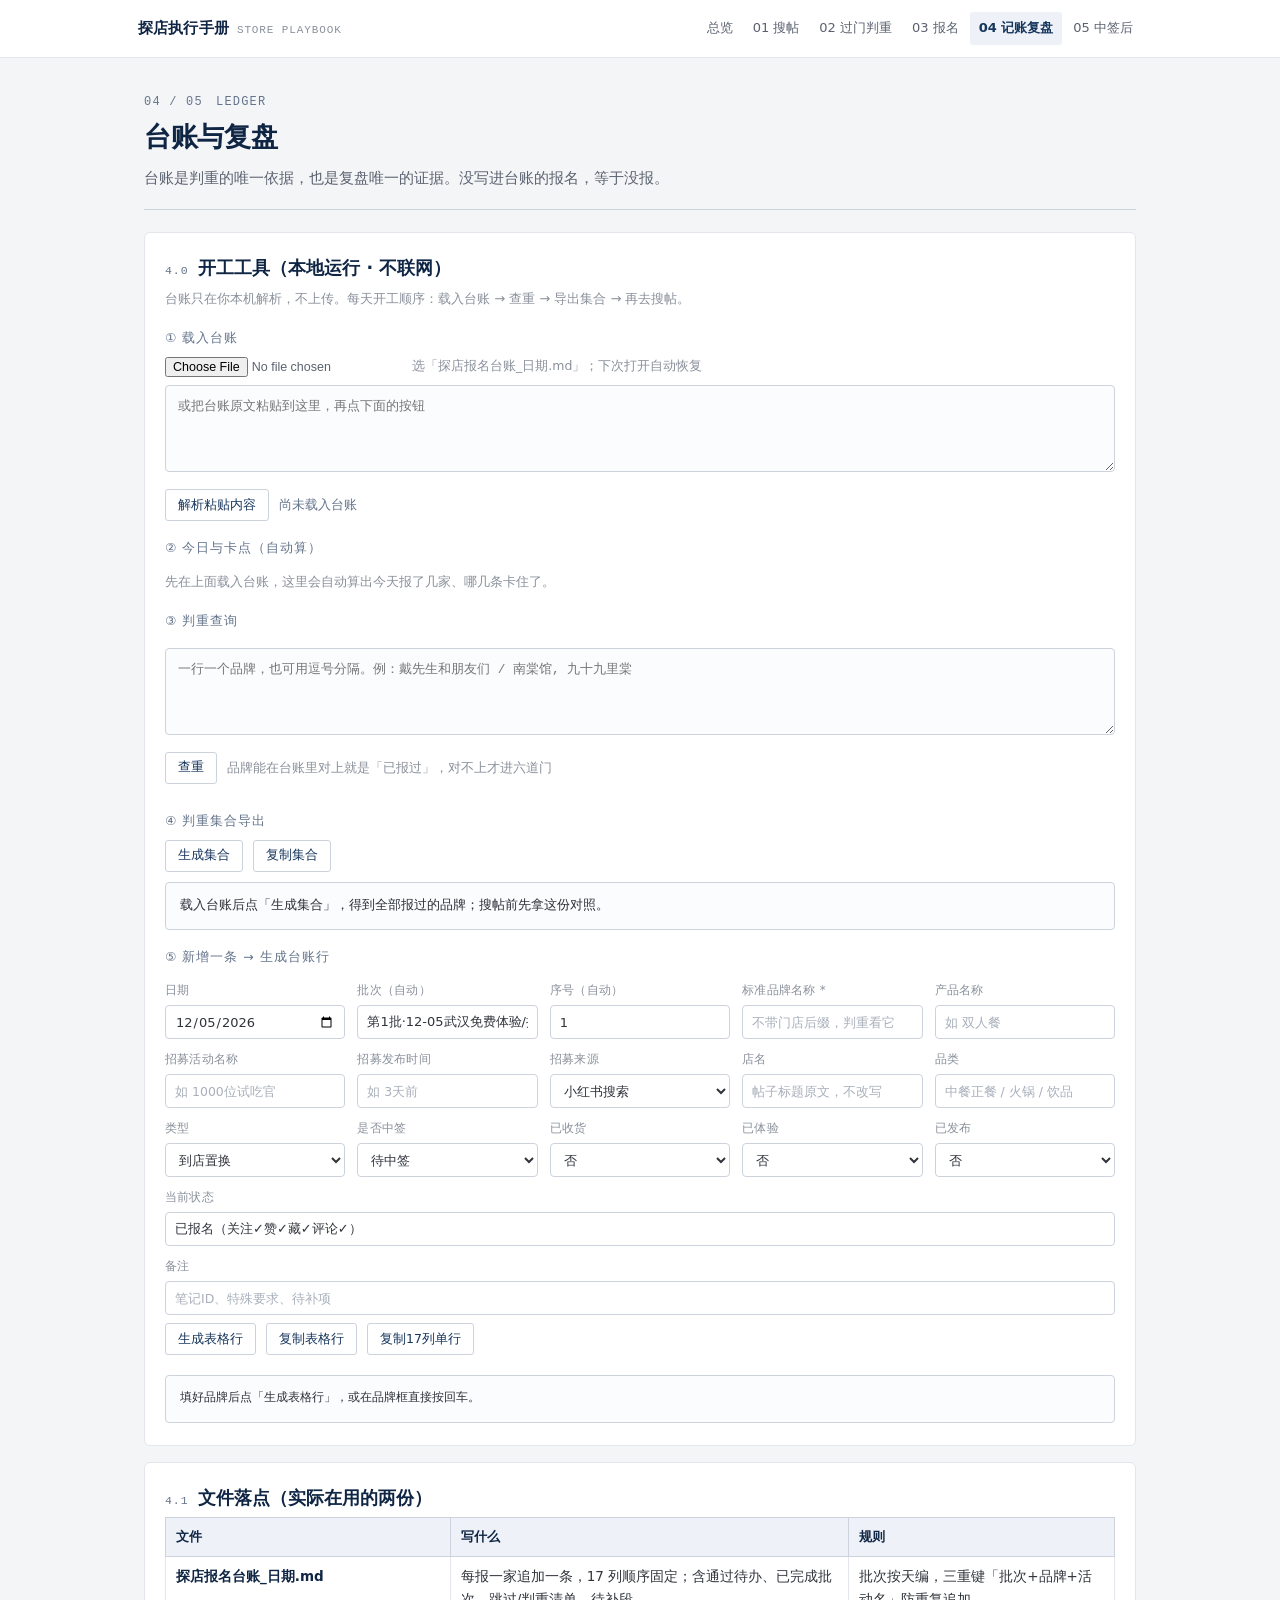
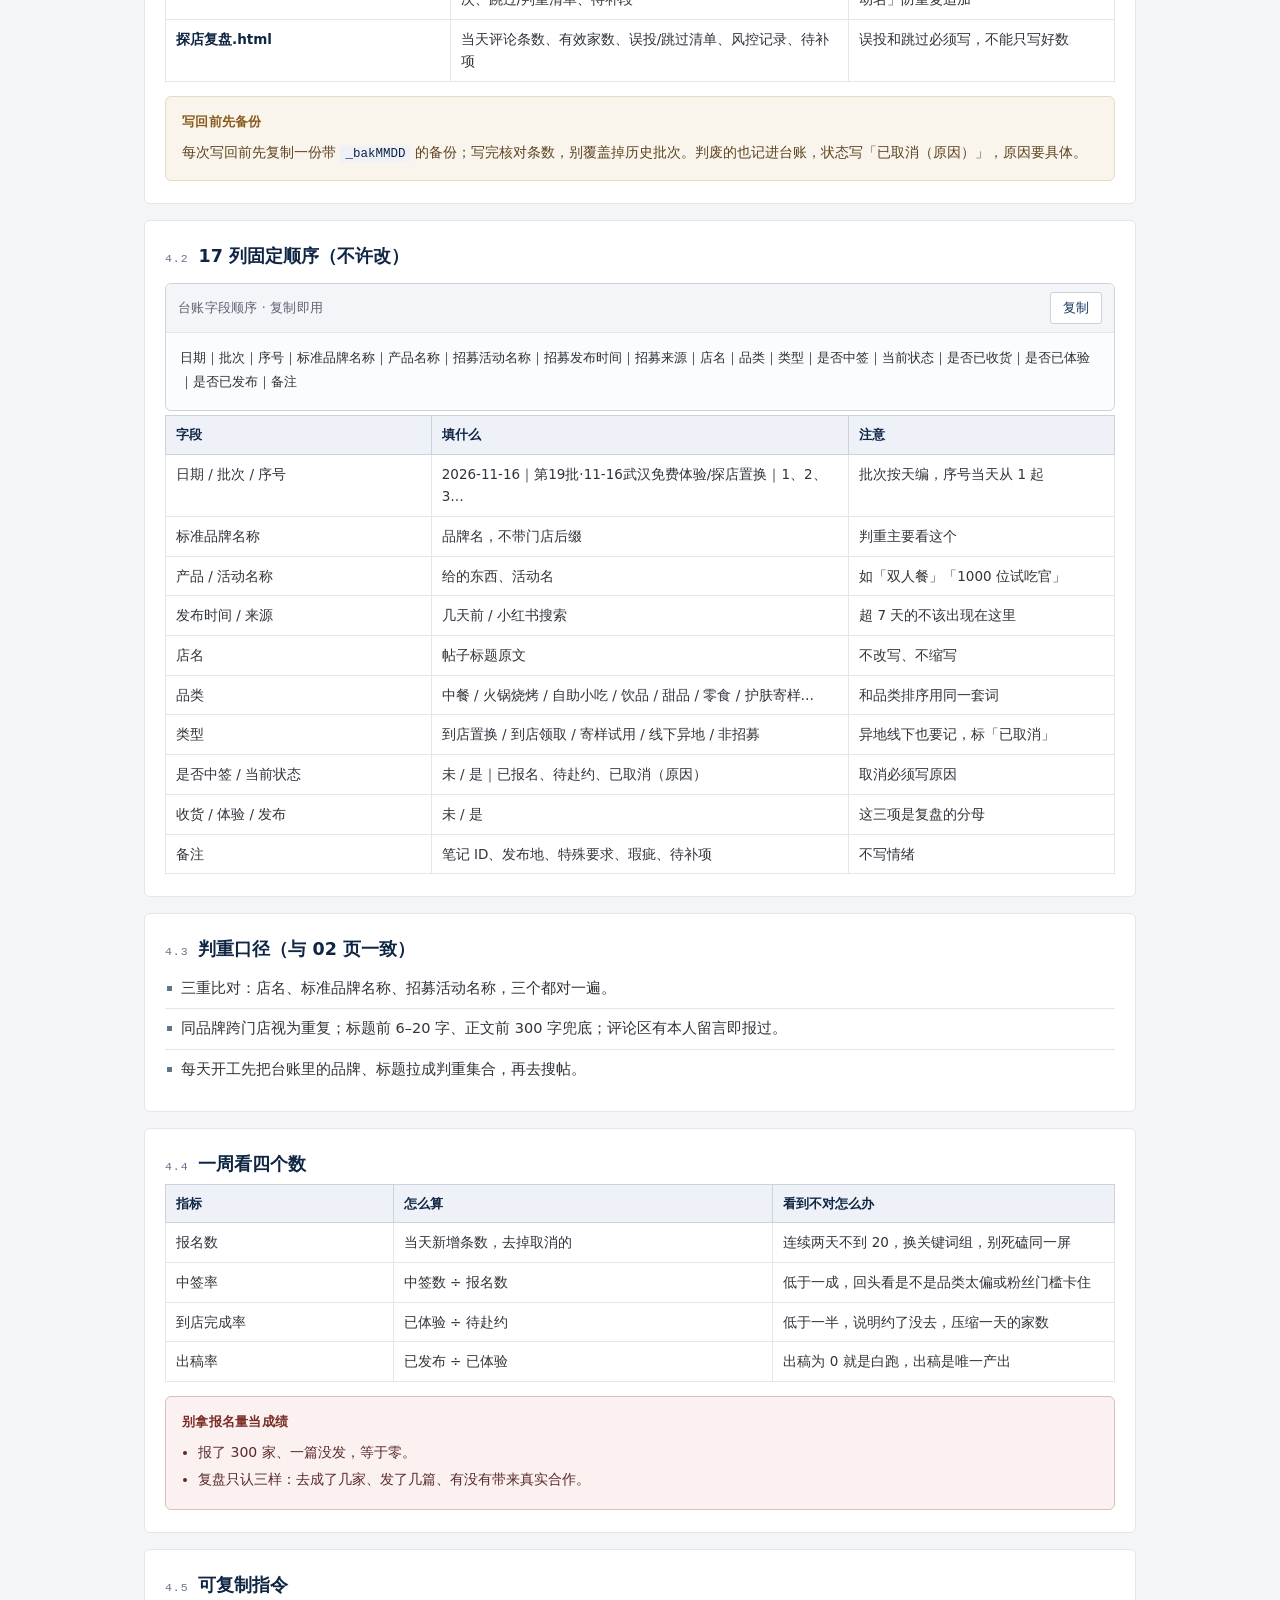
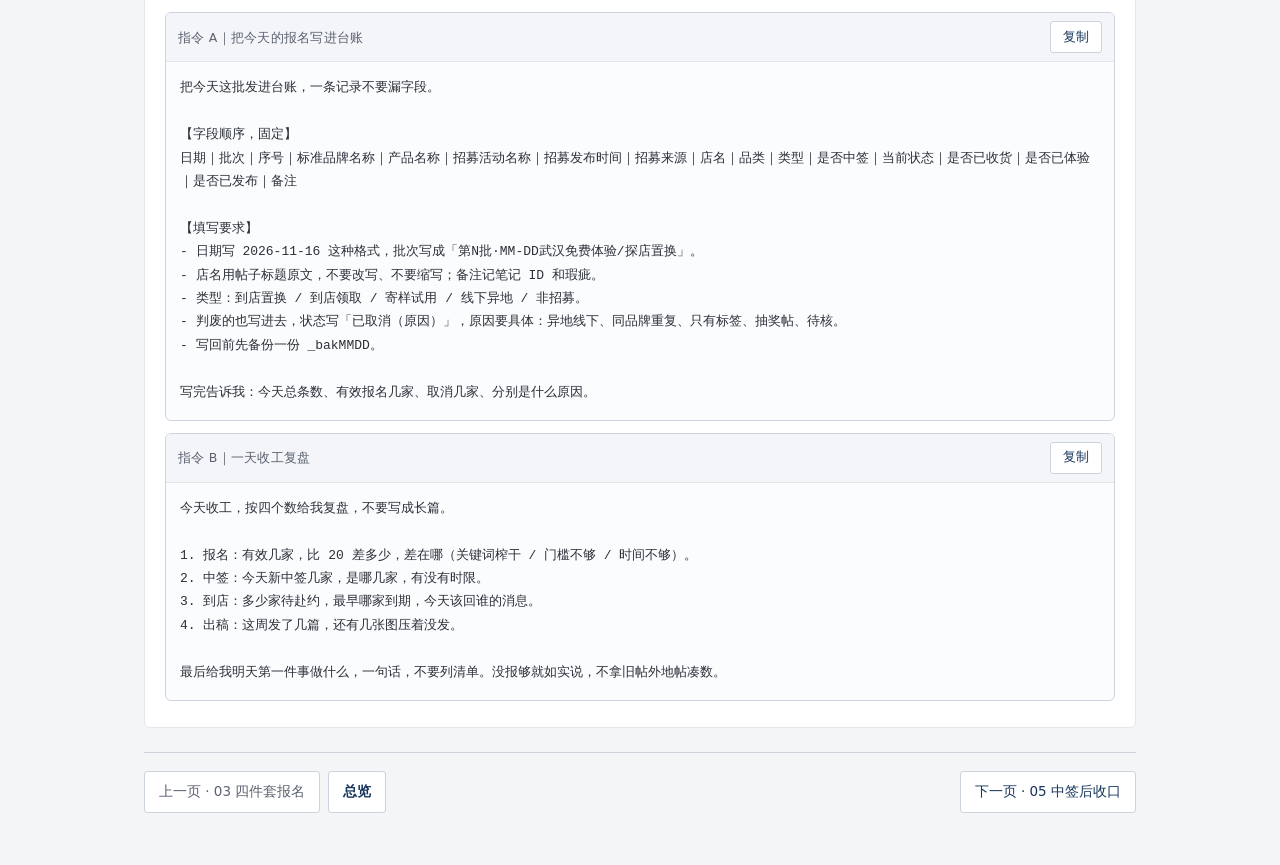
<file: 04-ledger.html>
<!DOCTYPE html>
<html lang="zh-CN">
<head>
<meta charset="UTF-8">
<meta name="viewport" content="width=device-width, initial-scale=1">
<title>04 台账与复盘｜探店执行手册</title>
<link rel="icon" href="data:image/svg+xml,%3Csvg xmlns='http://www.w3.org/2000/svg' viewBox='0 0 32 32'%3E%3Crect width='32' height='32' fill='%2317365D'/%3E%3Crect x='6' y='7' width='20' height='2.5' fill='%23FFFFFF'/%3E%3Crect x='6' y='14' width='14' height='2.5' fill='%23FFFFFF'/%3E%3Crect x='6' y='21' width='17' height='2.5' fill='%23FFFFFF'/%3E%3C/svg%3E">
<link rel="stylesheet" href="css/style.css">
</head>
<body>

<header class="topbar">
  <div class="topbar-inner">
    <a class="brand" href="index.html">探店执行手册 <span class="en">Store Playbook</span></a>
    <nav class="topnav" aria-label="模块导航">
      <a href="index.html">总览</a>
      <a href="01-search.html">01 搜帖</a>
      <a href="02-gate.html">02 过门判重</a>
      <a href="03-apply.html">03 报名</a>
      <a href="04-ledger.html" aria-current="page">04 记账复盘</a>
      <a href="05-deal.html">05 中签后</a>
    </nav>
  </div>
</header>

<main class="shell">

  <div class="page-head">
    <div class="crumb">04 / 05　LEDGER</div>
    <h1>台账与复盘</h1>
    <p class="goal">台账是判重的唯一依据，也是复盘唯一的证据。没写进台账的报名，等于没报。</p>
  </div>

  <section class="section" id="tool">
    <h2><span class="idx">4.0</span>开工工具（本地运行 · 不联网）</h2>
    <p class="sub">台账只在你本机解析，不上传。每天开工顺序：载入台账 → 查重 → 导出集合 → 再去搜帖。</p>

    <div class="tool-block">
      <label class="tool-label" for="ledgerFile">① 载入台账</label>
      <div class="tool-row">
        <input type="file" id="ledgerFile" accept=".md,.txt,.csv" class="tool-file">
        <span class="tool-hint">选「探店报名台账_日期.md」；下次打开自动恢复</span>
      </div>
      <textarea id="ledgerPaste" class="tool-textarea" rows="3" placeholder="或把台账原文粘贴到这里，再点下面的按钮"></textarea>
      <div class="tool-row">
        <button class="copy-btn" type="button" id="loadPaste">解析粘贴内容</button>
        <span class="tool-stat" id="toolStat">尚未载入台账</span>
      </div>
    </div>

    <div class="tool-block" id="dashBlock">
      <label class="tool-label">② 今日与卡点（自动算）</label>
      <div id="dash"></div>
    </div>

    <div class="tool-block">
      <label class="tool-label" for="queryInput">③ 判重查询</label>
      <textarea id="queryInput" class="tool-textarea" rows="3" placeholder="一行一个品牌，也可用逗号分隔。例：戴先生和朋友们 / 南棠馆, 九十九里棠"></textarea>
      <div class="tool-row">
        <button class="copy-btn" type="button" id="runQuery">查重</button>
        <span class="tool-hint">品牌能在台账里对上就是「已报过」，对不上才进六道门</span>
      </div>
      <div id="queryResult" class="tool-result"></div>
    </div>

    <div class="tool-block">
      <label class="tool-label">④ 判重集合导出</label>
      <div class="tool-row">
        <button class="copy-btn" type="button" id="exportSet">生成集合</button>
        <button class="copy-btn" type="button" id="copySet">复制集合</button>
      </div>
      <pre id="setOut" class="tool-pre">载入台账后点「生成集合」，得到全部报过的品牌；搜帖前先拿这份对照。</pre>
    </div>

    <div class="tool-block" id="genBlock">
      <label class="tool-label">⑤ 新增一条 → 生成台账行</label>
      <div class="field-grid">
        <div class="field"><label for="fDate">日期</label><input type="date" id="fDate"></div>
        <div class="field"><label for="fBatch">批次（自动）</label><input type="text" id="fBatch"></div>
        <div class="field"><label for="fSeq">序号（自动）</label><input type="number" id="fSeq" min="1"></div>
        <div class="field"><label for="fBrand">标准品牌名称 *</label><input type="text" id="fBrand" placeholder="不带门店后缀，判重看它"></div>
        <div class="field"><label for="fProduct">产品名称</label><input type="text" id="fProduct" placeholder="如 双人餐"></div>
        <div class="field"><label for="fActivity">招募活动名称</label><input type="text" id="fActivity" placeholder="如 1000位试吃官"></div>
        <div class="field"><label for="fPub">招募发布时间</label><input type="text" id="fPub" placeholder="如 3天前"></div>
        <div class="field"><label for="fSource">招募来源</label>
          <select id="fSource"><option>小红书搜索</option><option>评论区</option><option>私信</option><option>其他</option></select>
        </div>
        <div class="field"><label for="fShop">店名</label><input type="text" id="fShop" placeholder="帖子标题原文，不改写"></div>
        <div class="field"><label for="fCat">品类</label>
          <input type="text" id="fCat" list="catList" placeholder="中餐正餐 / 火锅 / 饮品">
          <datalist id="catList"></datalist>
        </div>
        <div class="field"><label for="fType">类型</label>
          <select id="fType"><option>到店置换</option><option>到店领取</option><option>寄样试用</option><option>线下异地</option><option>非招募</option></select>
        </div>
        <div class="field"><label for="fSigned">是否中签</label>
          <select id="fSigned"><option>待中签</option><option>已中签</option><option>未</option></select>
        </div>
        <div class="field"><label for="fRecv">已收货</label><select id="fRecv"><option>否</option><option>是</option></select></div>
        <div class="field"><label for="fTried">已体验</label><select id="fTried"><option>否</option><option>是</option></select></div>
        <div class="field"><label for="fPubd">已发布</label><select id="fPubd"><option>否</option><option>是</option></select></div>
        <div class="field field-wide"><label for="fStatus">当前状态</label><input type="text" id="fStatus" value="已报名（关注✓赞✓藏✓评论✓）"></div>
        <div class="field field-wide"><label for="fNote">备注</label><input type="text" id="fNote" placeholder="笔记ID、特殊要求、待补项"></div>
      </div>
      <div class="tool-row">
        <button class="copy-btn" type="button" id="genRow">生成表格行</button>
        <button class="copy-btn" type="button" id="copyRow">复制表格行</button>
        <button class="copy-btn" type="button" id="copy17">复制17列单行</button>
      </div>
      <div id="genMsg"></div>
      <pre id="rowOut" class="tool-pre">填好品牌后点「生成表格行」，或在品牌框直接按回车。</pre>
    </div>
  </section>

  <section class="section">
    <h2><span class="idx">4.1</span>文件落点（实际在用的两份）</h2>
    <div class="tbl-wrap">
      <table class="tbl">
        <colgroup><col style="width:30%"><col style="width:42%"><col style="width:28%"></colgroup>
        <thead><tr><th>文件</th><th>写什么</th><th>规则</th></tr></thead>
        <tbody>
          <tr><td><strong>探店报名台账_日期.md</strong></td><td>每报一家追加一条，17 列顺序固定；含通过待办、已完成批次、跳过/判重清单、待补段</td><td>批次按天编，三重键「批次+品牌+活动名」防重复追加</td></tr>
          <tr><td><strong>探店复盘.html</strong></td><td>当天评论条数、有效家数、误投/跳过清单、风控记录、待补项</td><td>误投和跳过必须写，不能只写好数</td></tr>
        </tbody>
      </table>
    </div>
    <div class="note warn">
      <span class="note-title">写回前先备份</span>
      每次写回前先复制一份带 <code>_bakMMDD</code> 的备份；写完核对条数，别覆盖掉历史批次。判废的也记进台账，状态写「已取消（原因）」，原因要具体。
    </div>
  </section>

  <section class="section">
    <h2><span class="idx">4.2</span>17 列固定顺序（不许改）</h2>
    <div class="prompt">
      <div class="prompt-head">
        <span class="ptitle">台账字段顺序 · 复制即用</span>
        <button class="copy-btn" type="button">复制</button>
      </div>
      <pre>日期｜批次｜序号｜标准品牌名称｜产品名称｜招募活动名称｜招募发布时间｜招募来源｜店名｜品类｜类型｜是否中签｜当前状态｜是否已收货｜是否已体验｜是否已发布｜备注</pre>
    </div>
    <div class="tbl-wrap">
      <table class="tbl">
        <colgroup><col style="width:28%"><col style="width:44%"><col style="width:28%"></colgroup>
        <thead><tr><th>字段</th><th>填什么</th><th>注意</th></tr></thead>
        <tbody>
          <tr><td>日期 / 批次 / 序号</td><td>2026-11-16｜第19批·11-16武汉免费体验/探店置换｜1、2、3…</td><td>批次按天编，序号当天从 1 起</td></tr>
          <tr><td>标准品牌名称</td><td>品牌名，不带门店后缀</td><td>判重主要看这个</td></tr>
          <tr><td>产品 / 活动名称</td><td>给的东西、活动名</td><td>如「双人餐」「1000 位试吃官」</td></tr>
          <tr><td>发布时间 / 来源</td><td>几天前 / 小红书搜索</td><td>超 7 天的不该出现在这里</td></tr>
          <tr><td>店名</td><td>帖子标题原文</td><td>不改写、不缩写</td></tr>
          <tr><td>品类</td><td>中餐 / 火锅烧烤 / 自助小吃 / 饮品 / 甜品 / 零食 / 护肤寄样…</td><td>和品类排序用同一套词</td></tr>
          <tr><td>类型</td><td>到店置换 / 到店领取 / 寄样试用 / 线下异地 / 非招募</td><td>异地线下也要记，标「已取消」</td></tr>
          <tr><td>是否中签 / 当前状态</td><td>未 / 是｜已报名、待赴约、已取消（原因）</td><td>取消必须写原因</td></tr>
          <tr><td>收货 / 体验 / 发布</td><td>未 / 是</td><td>这三项是复盘的分母</td></tr>
          <tr><td>备注</td><td>笔记 ID、发布地、特殊要求、瑕疵、待补项</td><td>不写情绪</td></tr>
        </tbody>
      </table>
    </div>
  </section>

  <section class="section">
    <h2><span class="idx">4.3</span>判重口径（与 02 页一致）</h2>
    <ul class="points">
      <li>三重比对：店名、标准品牌名称、招募活动名称，三个都对一遍。</li>
      <li>同品牌跨门店视为重复；标题前 6–20 字、正文前 300 字兜底；评论区有本人留言即报过。</li>
      <li>每天开工先把台账里的品牌、标题拉成判重集合，再去搜帖。</li>
    </ul>
  </section>

  <section class="section">
    <h2><span class="idx">4.4</span>一周看四个数</h2>
    <div class="tbl-wrap">
      <table class="tbl">
        <colgroup><col style="width:24%"><col style="width:40%"><col style="width:36%"></colgroup>
        <thead><tr><th>指标</th><th>怎么算</th><th>看到不对怎么办</th></tr></thead>
        <tbody>
          <tr><td>报名数</td><td>当天新增条数，去掉取消的</td><td>连续两天不到 20，换关键词组，别死磕同一屏</td></tr>
          <tr><td>中签率</td><td>中签数 ÷ 报名数</td><td>低于一成，回头看是不是品类太偏或粉丝门槛卡住</td></tr>
          <tr><td>到店完成率</td><td>已体验 ÷ 待赴约</td><td>低于一半，说明约了没去，压缩一天的家数</td></tr>
          <tr><td>出稿率</td><td>已发布 ÷ 已体验</td><td>出稿为 0 就是白跑，出稿是唯一产出</td></tr>
        </tbody>
      </table>
    </div>
    <div class="note danger">
      <span class="note-title">别拿报名量当成绩</span>
      <ul>
        <li>报了 300 家、一篇没发，等于零。</li>
        <li>复盘只认三样：去成了几家、发了几篇、有没有带来真实合作。</li>
      </ul>
    </div>
  </section>

  <section class="section">
    <h2><span class="idx">4.5</span>可复制指令</h2>

    <div class="prompt">
      <div class="prompt-head">
        <span class="ptitle">指令 A｜把今天的报名写进台账</span>
        <button class="copy-btn" type="button">复制</button>
      </div>
      <pre>把今天这批发进台账，一条记录不要漏字段。

【字段顺序，固定】
日期｜批次｜序号｜标准品牌名称｜产品名称｜招募活动名称｜招募发布时间｜招募来源｜店名｜品类｜类型｜是否中签｜当前状态｜是否已收货｜是否已体验｜是否已发布｜备注

【填写要求】
- 日期写 2026-11-16 这种格式，批次写成「第N批·MM-DD武汉免费体验/探店置换」。
- 店名用帖子标题原文，不要改写、不要缩写；备注记笔记 ID 和瑕疵。
- 类型：到店置换 / 到店领取 / 寄样试用 / 线下异地 / 非招募。
- 判废的也写进去，状态写「已取消（原因）」，原因要具体：异地线下、同品牌重复、只有标签、抽奖帖、待核。
- 写回前先备份一份 _bakMMDD。

写完告诉我：今天总条数、有效报名几家、取消几家、分别是什么原因。</pre>
    </div>

    <div class="prompt">
      <div class="prompt-head">
        <span class="ptitle">指令 B｜一天收工复盘</span>
        <button class="copy-btn" type="button">复制</button>
      </div>
      <pre>今天收工，按四个数给我复盘，不要写成长篇。

1. 报名：有效几家，比 20 差多少，差在哪（关键词榨干 / 门槛不够 / 时间不够）。
2. 中签：今天新中签几家，是哪几家，有没有时限。
3. 到店：多少家待赴约，最早哪家到期，今天该回谁的消息。
4. 出稿：这周发了几篇，还有几张图压着没发。

最后给我明天第一件事做什么，一句话，不要列清单。没报够就如实说，不拿旧帖外地帖凑数。</pre>
    </div>
  </section>

  <nav class="pager" aria-label="翻页">
    <a class="prev" href="03-apply.html">上一页 · 03 四件套报名</a>
    <a class="home" href="index.html">总览</a>
    <a class="next" href="05-deal.html">下一页 · 05 中签后收口</a>
  </nav>

</main>

<script src="js/ledger-tool.js"></script>
<script src="js/ledger-dash.js"></script>
<script src="js/ledger-form.js"></script>
<script src="js/main.js"></script>
</body>
</html>
</file>
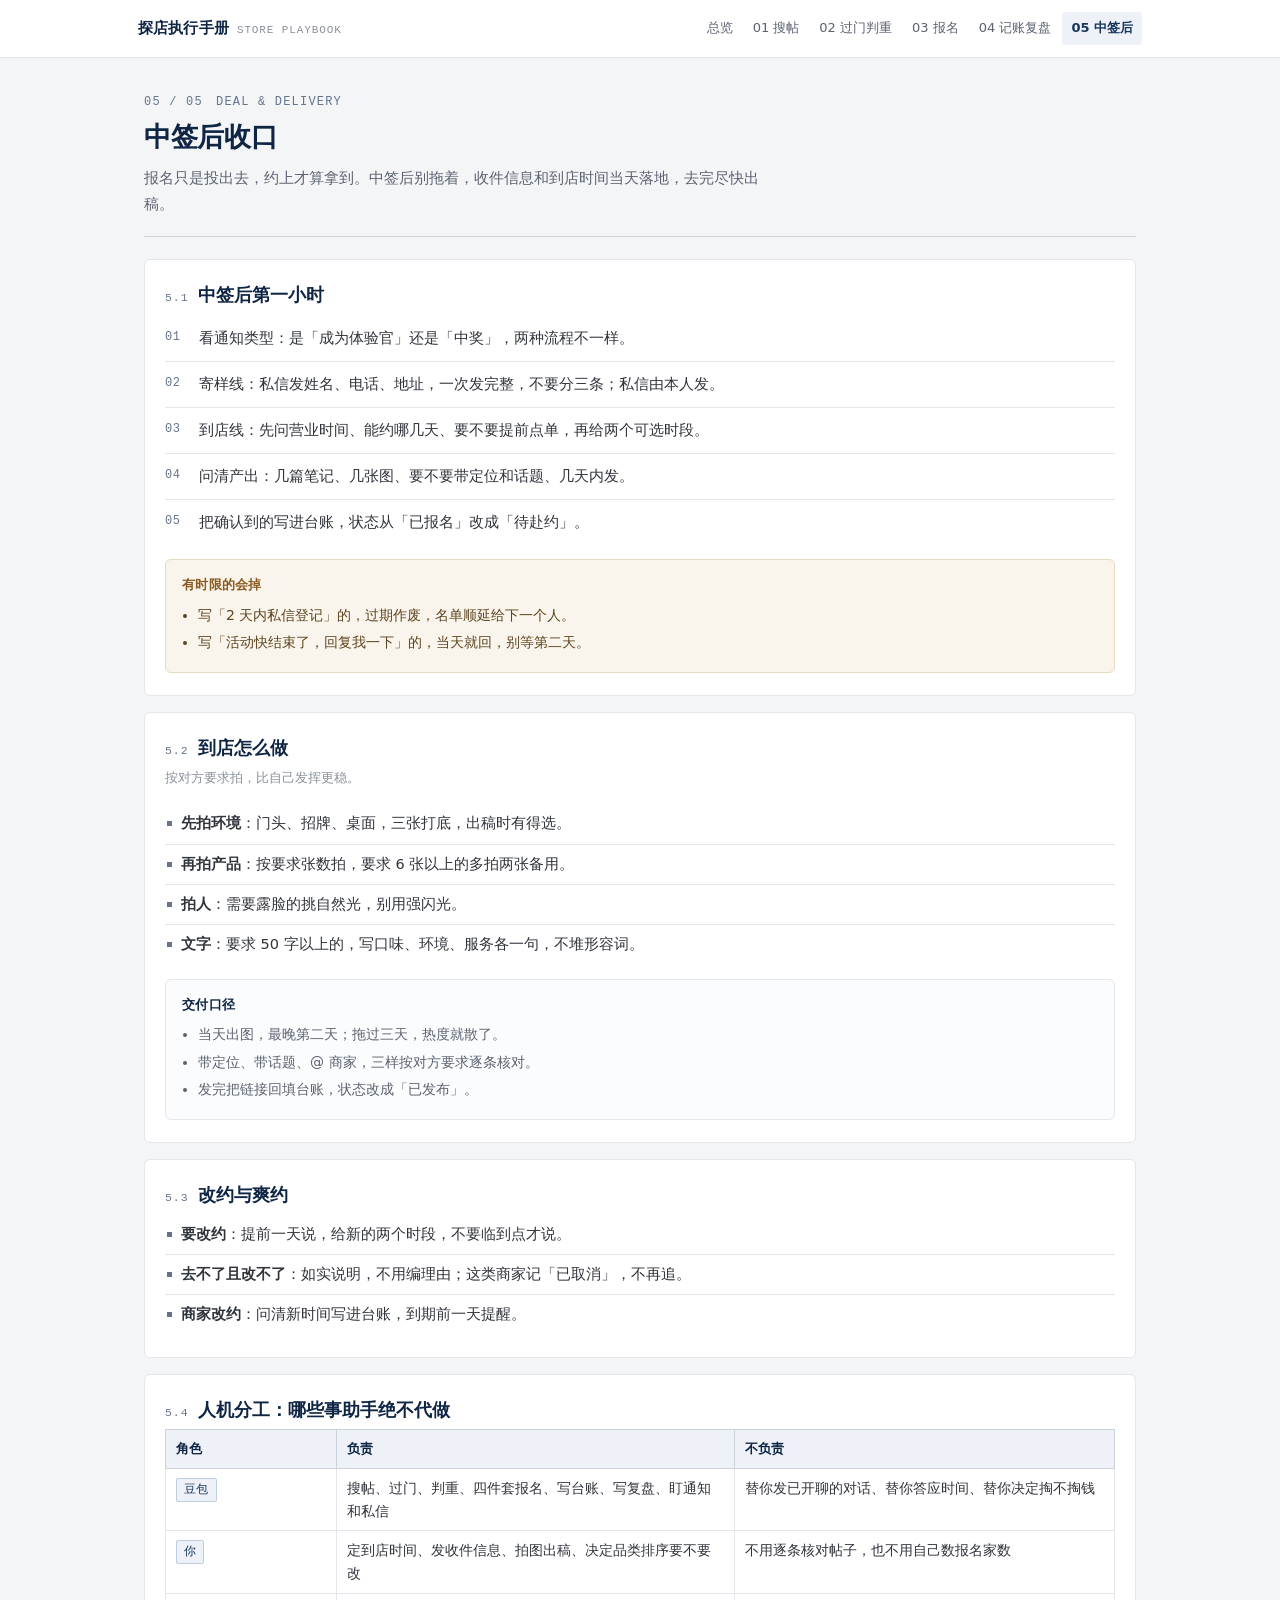
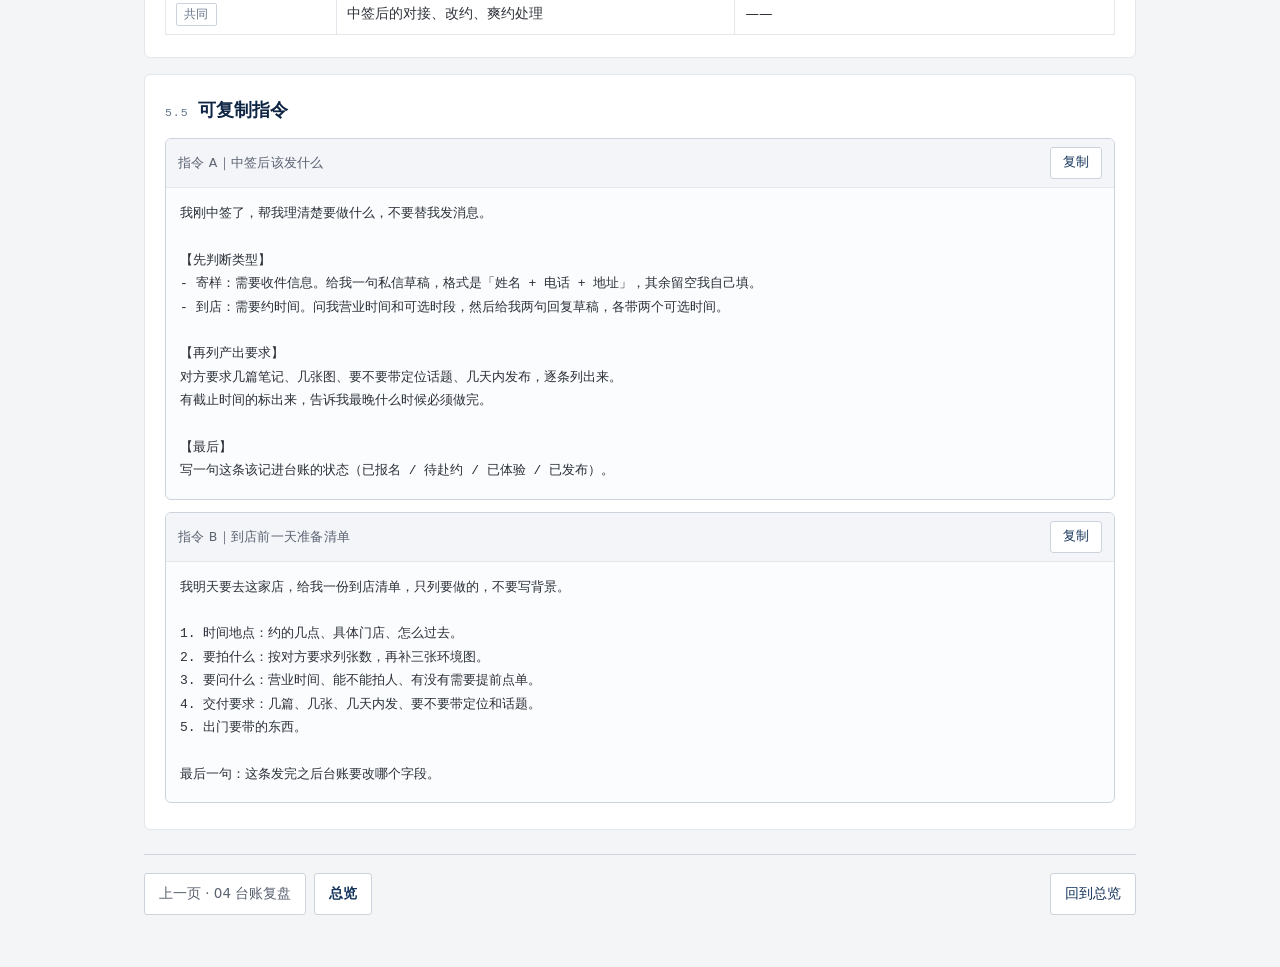
<file: 05-deal.html>
<!DOCTYPE html>
<html lang="zh-CN">
<head>
<meta charset="UTF-8">
<meta name="viewport" content="width=device-width, initial-scale=1">
<title>05 中签后收口｜探店执行手册</title>
<link rel="icon" href="data:image/svg+xml,%3Csvg xmlns='http://www.w3.org/2000/svg' viewBox='0 0 32 32'%3E%3Crect width='32' height='32' fill='%2317365D'/%3E%3Crect x='6' y='7' width='20' height='2.5' fill='%23FFFFFF'/%3E%3Crect x='6' y='14' width='14' height='2.5' fill='%23FFFFFF'/%3E%3Crect x='6' y='21' width='17' height='2.5' fill='%23FFFFFF'/%3E%3C/svg%3E">
<link rel="stylesheet" href="css/style.css">
</head>
<body>

<header class="topbar">
  <div class="topbar-inner">
    <a class="brand" href="index.html">探店执行手册 <span class="en">Store Playbook</span></a>
    <nav class="topnav" aria-label="模块导航">
      <a href="index.html">总览</a>
      <a href="01-search.html">01 搜帖</a>
      <a href="02-gate.html">02 过门判重</a>
      <a href="03-apply.html">03 报名</a>
      <a href="04-ledger.html">04 记账复盘</a>
      <a href="05-deal.html" aria-current="page">05 中签后</a>
    </nav>
  </div>
</header>

<main class="shell">

  <div class="page-head">
    <div class="crumb">05 / 05　DEAL &amp; DELIVERY</div>
    <h1>中签后收口</h1>
    <p class="goal">报名只是投出去，约上才算拿到。中签后别拖着，收件信息和到店时间当天落地，去完尽快出稿。</p>
  </div>

  <section class="section">
    <h2><span class="idx">5.1</span>中签后第一小时</h2>
    <ul class="steps">
      <li>看通知类型：是「成为体验官」还是「中奖」，两种流程不一样。</li>
      <li>寄样线：私信发姓名、电话、地址，一次发完整，不要分三条；私信由本人发。</li>
      <li>到店线：先问营业时间、能约哪几天、要不要提前点单，再给两个可选时段。</li>
      <li>问清产出：几篇笔记、几张图、要不要带定位和话题、几天内发。</li>
      <li>把确认到的写进台账，状态从「已报名」改成「待赴约」。</li>
    </ul>
    <div class="note warn">
      <span class="note-title">有时限的会掉</span>
      <ul>
        <li>写「2 天内私信登记」的，过期作废，名单顺延给下一个人。</li>
        <li>写「活动快结束了，回复我一下」的，当天就回，别等第二天。</li>
      </ul>
    </div>
  </section>

  <section class="section">
    <h2><span class="idx">5.2</span>到店怎么做</h2>
    <p class="sub">按对方要求拍，比自己发挥更稳。</p>
    <ul class="points">
      <li><strong>先拍环境</strong>：门头、招牌、桌面，三张打底，出稿时有得选。</li>
      <li><strong>再拍产品</strong>：按要求张数拍，要求 6 张以上的多拍两张备用。</li>
      <li><strong>拍人</strong>：需要露脸的挑自然光，别用强闪光。</li>
      <li><strong>文字</strong>：要求 50 字以上的，写口味、环境、服务各一句，不堆形容词。</li>
    </ul>
    <div class="note">
      <span class="note-title">交付口径</span>
      <ul>
        <li>当天出图，最晚第二天；拖过三天，热度就散了。</li>
        <li>带定位、带话题、@ 商家，三样按对方要求逐条核对。</li>
        <li>发完把链接回填台账，状态改成「已发布」。</li>
      </ul>
    </div>
  </section>

  <section class="section">
    <h2><span class="idx">5.3</span>改约与爽约</h2>
    <ul class="points">
      <li><strong>要改约</strong>：提前一天说，给新的两个时段，不要临到点才说。</li>
      <li><strong>去不了且改不了</strong>：如实说明，不用编理由；这类商家记「已取消」，不再追。</li>
      <li><strong>商家改约</strong>：问清新时间写进台账，到期前一天提醒。</li>
    </ul>
  </section>

  <section class="section">
    <h2><span class="idx">5.4</span>人机分工：哪些事助手绝不代做</h2>
    <div class="tbl-wrap">
      <table class="tbl">
        <colgroup><col style="width:18%"><col style="width:42%"><col style="width:40%"></colgroup>
        <thead><tr><th>角色</th><th>负责</th><th>不负责</th></tr></thead>
        <tbody>
          <tr><td><span class="tag tag-core">豆包</span></td><td>搜帖、过门、判重、四件套报名、写台账、写复盘、盯通知和私信</td><td>替你发已开聊的对话、替你答应时间、替你决定掏不掏钱</td></tr>
          <tr><td><span class="tag tag-core">你</span></td><td>定到店时间、发收件信息、拍图出稿、决定品类排序要不要改</td><td>不用逐条核对帖子，也不用自己数报名家数</td></tr>
          <tr><td><span class="tag">共同</span></td><td>中签后的对接、改约、爽约处理</td><td>——</td></tr>
        </tbody>
      </table>
    </div>
  </section>

  <section class="section">
    <h2><span class="idx">5.5</span>可复制指令</h2>

    <div class="prompt">
      <div class="prompt-head">
        <span class="ptitle">指令 A｜中签后该发什么</span>
        <button class="copy-btn" type="button">复制</button>
      </div>
      <pre>我刚中签了，帮我理清楚要做什么，不要替我发消息。

【先判断类型】
- 寄样：需要收件信息。给我一句私信草稿，格式是「姓名 + 电话 + 地址」，其余留空我自己填。
- 到店：需要约时间。问我营业时间和可选时段，然后给我两句回复草稿，各带两个可选时间。

【再列产出要求】
对方要求几篇笔记、几张图、要不要带定位话题、几天内发布，逐条列出来。
有截止时间的标出来，告诉我最晚什么时候必须做完。

【最后】
写一句这条该记进台账的状态（已报名 / 待赴约 / 已体验 / 已发布）。</pre>
    </div>

    <div class="prompt">
      <div class="prompt-head">
        <span class="ptitle">指令 B｜到店前一天准备清单</span>
        <button class="copy-btn" type="button">复制</button>
      </div>
      <pre>我明天要去这家店，给我一份到店清单，只列要做的，不要写背景。

1. 时间地点：约的几点、具体门店、怎么过去。
2. 要拍什么：按对方要求列张数，再补三张环境图。
3. 要问什么：营业时间、能不能拍人、有没有需要提前点单。
4. 交付要求：几篇、几张、几天内发、要不要带定位和话题。
5. 出门要带的东西。

最后一句：这条发完之后台账要改哪个字段。</pre>
    </div>
  </section>

  <nav class="pager" aria-label="翻页">
    <a class="prev" href="04-ledger.html">上一页 · 04 台账复盘</a>
    <a class="home" href="index.html">总览</a>
    <a class="next" href="index.html">回到总览</a>
  </nav>

</main>

<script src="js/main.js"></script>
</body>
</html>
</file>
<file: css/style.css>
/* ============================================================
   探店执行手册｜Store Playbook
   白卡片 + 发丝线 + 深蓝结构色，无渐变、无阴影
   ============================================================ */

:root {
  --ink: #30343B;
  --ink-soft: #5B6270;
  --ink-faint: #8A909B;
  --navy: #17365D;
  --navy-deep: #0F2544;
  --slate: #64748B;
  --line: #E3E6EB;
  --line-strong: #CDD3DC;
  --bg: #F4F5F7;
  --card: #FFFFFF;
  --tint: #EEF2F8;
  --warn: #8A5A1E;
  --warn-bg: #FAF5EC;
  --danger: #7B2D26;
  --danger-bg: #FBF1F0;
  --ok: #2E5B3E;
  --mono: "Consolas", "SFMono-Regular", ui-monospace, "Courier New", monospace;
  --sans: "Microsoft YaHei", "PingFang SC", "Hiragino Sans GB", "Source Han Sans SC", "Noto Sans CJK SC", system-ui, sans-serif;
}

* { box-sizing: border-box; }
html { -webkit-text-size-adjust: 100%; }

body {
  margin: 0;
  background: var(--bg);
  color: var(--ink);
  font-family: var(--sans);
  font-size: 15px;
  line-height: 1.75;
  text-rendering: optimizeLegibility;
}

img, svg { max-width: 100%; }
a { color: var(--navy); text-decoration: none; }
a:hover { text-decoration: underline; text-underline-offset: 3px; }

/* ---------- 顶栏 ---------- */

.topbar {
  background: var(--card);
  border-bottom: 1px solid var(--line);
  position: sticky;
  top: 0;
  z-index: 20;
}

.topbar-inner {
  max-width: 1040px;
  margin: 0 auto;
  padding: 12px 18px;
  display: flex;
  align-items: center;
  gap: 14px;
}

.brand {
  display: flex;
  align-items: baseline;
  gap: 8px;
  flex: 0 0 auto;
  color: var(--navy-deep);
  font-weight: 700;
  font-size: 15px;
  letter-spacing: .01em;
}
.brand span.en {
  font-family: var(--mono);
  font-weight: 400;
  font-size: 11px;
  letter-spacing: .08em;
  color: var(--ink-faint);
  text-transform: uppercase;
}

.topnav {
  display: flex;
  gap: 2px;
  overflow-x: auto;
  scrollbar-width: none;
  -webkit-overflow-scrolling: touch;
  margin-left: auto;
}
.topnav::-webkit-scrollbar { display: none; }

.topnav a {
  flex: 0 0 auto;
  padding: 5px 9px;
  font-size: 13px;
  color: var(--ink-soft);
  border-radius: 3px;
  white-space: nowrap;
}
.topnav a:hover { background: var(--tint); color: var(--navy); text-decoration: none; }
.topnav a[aria-current="page"] {
  color: var(--navy);
  font-weight: 700;
  background: var(--tint);
}

/* ---------- 版心 ---------- */

.shell {
  max-width: 1040px;
  margin: 0 auto;
  padding: 26px 18px 40px;
}

/* ---------- 首页 ---------- */

.masthead {
  padding: 14px 0 26px;
  border-bottom: 1px solid var(--line-strong);
  margin-bottom: 26px;
}
.masthead h1 {
  margin: 0;
  font-size: 34px;
  line-height: 1.25;
  letter-spacing: -.01em;
  color: var(--navy-deep);
}
.masthead .en-title {
  display: block;
  margin-top: 6px;
  font-family: var(--mono);
  font-size: 12px;
  letter-spacing: .14em;
  text-transform: uppercase;
  color: var(--ink-faint);
  font-weight: 400;
}
.masthead p.lede {
  margin: 14px 0 0;
  max-width: 62ch;
  font-size: 15.5px;
  color: var(--ink-soft);
}

.module-grid {
  display: grid;
  grid-template-columns: 1fr;
  gap: 12px;
}

.module-card {
  display: block;
  background: var(--card);
  border: 1px solid var(--line);
  border-radius: 4px;
  padding: 16px 18px 18px;
  color: inherit;
  transition: border-color .16s ease, background .16s ease;
}
.module-card:hover,
.module-card:focus-visible {
  border-color: var(--navy);
  background: #FCFDFF;
  text-decoration: none;
  outline: none;
}
.module-card .num {
  font-family: var(--mono);
  font-size: 12px;
  letter-spacing: .1em;
  color: var(--slate);
}
.module-card .name {
  display: block;
  margin-top: 4px;
  font-size: 18px;
  font-weight: 700;
  color: var(--navy-deep);
  line-height: 1.4;
}
.module-card .desc {
  display: block;
  margin-top: 6px;
  font-size: 13.5px;
  line-height: 1.7;
  color: var(--ink-soft);
}

.principle {
  margin-top: 26px;
  background: var(--card);
  border: 1px solid var(--line);
  border-left: 3px solid var(--navy);
  border-radius: 4px;
  padding: 16px 18px;
}
.principle .label {
  font-size: 12px;
  letter-spacing: .12em;
  color: var(--slate);
  text-transform: uppercase;
}
.principle .text {
  margin-top: 6px;
  font-size: 16px;
  font-weight: 700;
  color: var(--navy-deep);
  line-height: 1.6;
}

.meta-strip {
  display: flex;
  flex-wrap: wrap;
  gap: 8px 18px;
  margin-top: 22px;
  padding-top: 16px;
  border-top: 1px solid var(--line);
  font-size: 12.5px;
  color: var(--ink-faint);
}

/* ---------- 内页头 ---------- */

.page-head {
  margin-bottom: 22px;
  padding-bottom: 18px;
  border-bottom: 1px solid var(--line-strong);
}
.page-head .crumb {
  font-family: var(--mono);
  font-size: 12px;
  letter-spacing: .1em;
  color: var(--slate);
}
.page-head h1 {
  margin: 6px 0 0;
  font-size: 27px;
  line-height: 1.35;
  color: var(--navy-deep);
  letter-spacing: -.01em;
}
.page-head .goal {
  margin: 10px 0 0;
  max-width: 66ch;
  font-size: 15px;
  color: var(--ink-soft);
}

/* ---------- 通用区块 ---------- */

.section {
  background: var(--card);
  border: 1px solid var(--line);
  border-radius: 4px;
  padding: 20px 20px 22px;
  margin-bottom: 16px;
}

.section > h2 {
  margin: 0 0 4px;
  font-size: 16.5px;
  color: var(--navy-deep);
  letter-spacing: .01em;
  display: flex;
  align-items: baseline;
  gap: 10px;
}
.section > h2 .idx {
  font-family: var(--mono);
  font-size: 12px;
  color: var(--slate);
  font-weight: 400;
  letter-spacing: .08em;
}
.section > h2 + .sub {
  margin: 2px 0 14px;
  font-size: 13px;
  color: var(--ink-faint);
}

/* 步骤列表 */
.steps {
  margin: 6px 0 0;
  padding: 0;
  list-style: none;
  counter-reset: step;
}
.steps li {
  position: relative;
  padding: 10px 0 10px 34px;
  border-top: 1px solid var(--line);
  font-size: 14.5px;
  line-height: 1.72;
}
.steps li:first-child { border-top: none; }
.steps li::before {
  counter-increment: step;
  content: counter(step, decimal-leading-zero);
  position: absolute;
  left: 0;
  top: 11px;
  font-family: var(--mono);
  font-size: 12px;
  color: var(--slate);
  letter-spacing: .04em;
}

/* 普通要点 */
.points {
  margin: 4px 0 0;
  padding: 0;
  list-style: none;
}
.points li {
  position: relative;
  padding: 7px 0 7px 16px;
  font-size: 14.5px;
  border-top: 1px solid var(--line);
}
.points li:first-child { border-top: none; }
.points li::before {
  content: "";
  position: absolute;
  left: 2px;
  top: 17px;
  width: 5px;
  height: 5px;
  background: var(--slate);
}

/* 标记 */
.tag {
  display: inline-block;
  margin-right: 8px;
  padding: 1px 7px;
  font-size: 11.5px;
  line-height: 1.7;
  font-family: var(--mono);
  letter-spacing: .04em;
  border: 1px solid var(--line-strong);
  border-radius: 2px;
  color: var(--slate);
  white-space: nowrap;
}
.tag-hard { color: var(--danger); border-color: #DBBFBB; background: var(--danger-bg); }
.tag-core { color: var(--navy); border-color: #BFCEDF; background: var(--tint); }
.tag-plus { color: var(--ok); border-color: #C3D3C6; background: #F2F7F3; }

/* 表格 */
.tbl-wrap { overflow-x: auto; }
table.tbl {
  width: 100%;
  border-collapse: collapse;
  table-layout: fixed;
  font-size: 13.5px;
  line-height: 1.68;
}
table.tbl th,
table.tbl td {
  border: 1px solid var(--line);
  padding: 8px 10px;
  text-align: left;
  vertical-align: top;
  word-break: break-word;
}
table.tbl th {
  background: #F7F8FA;
  font-weight: 700;
  color: var(--navy-deep);
  font-size: 13px;
}
table.tbl td strong { color: var(--navy-deep); }

/* 提示块 */
.note {
  border: 1px solid var(--line);
  border-radius: 4px;
  background: #FBFCFD;
  padding: 14px 16px;
  margin-top: 14px;
  font-size: 14px;
  color: var(--ink-soft);
}
.note.warn {
  border-color: #E7D9C2;
  background: var(--warn-bg);
  color: #5C441F;
}
.note.danger {
  border-color: #DBBFBB;
  background: var(--danger-bg);
  color: #5B2A2A;
}
.note .note-title {
  display: block;
  font-weight: 700;
  font-size: 13px;
  letter-spacing: .02em;
  color: var(--navy-deep);
  margin-bottom: 6px;
}
.note.warn .note-title { color: var(--warn); }
.note.danger .note-title { color: var(--danger); }
.note ul { margin: 0; padding-left: 1.15em; }
.note li { margin: 3px 0; }

/* 可复制指令 */
.prompt {
  margin: 12px 0 4px;
  border: 1px solid var(--line-strong);
  border-radius: 4px;
  overflow: hidden;
  background: #FBFCFE;
}
.prompt-head {
  display: flex;
  align-items: center;
  justify-content: space-between;
  gap: 12px;
  padding: 8px 12px;
  background: #F3F5F9;
  border-bottom: 1px solid var(--line);
}
.prompt-head .ptitle {
  font-size: 12.5px;
  color: var(--ink-soft);
  letter-spacing: .02em;
  min-width: 0;
}
.copy-btn {
  flex: 0 0 auto;
  min-height: 32px;
  padding: 4px 12px;
  font-family: var(--sans);
  font-size: 12.5px;
  color: var(--navy);
  background: var(--card);
  border: 1px solid var(--line-strong);
  border-radius: 3px;
  cursor: pointer;
}
.copy-btn:hover { border-color: var(--navy); }
.copy-btn:active { background: var(--tint); }
.copy-btn[data-copied="true"] {
  color: var(--ok);
  border-color: #C3D3C6;
  background: #F2F7F3;
}
.prompt pre {
  margin: 0;
  padding: 14px 14px 16px;
  font-family: var(--mono);
  font-size: 12.8px;
  line-height: 1.78;
  color: #2B3038;
  white-space: pre-wrap;
  word-break: break-word;
  overflow-x: auto;
}

/* 代码行内 */
code {
  font-family: var(--mono);
  font-size: 12.5px;
  background: var(--tint);
  padding: 1px 5px;
  color: var(--navy-deep);
  word-break: break-all;
}

/* 底部翻页 */
.pager {
  display: flex;
  flex-wrap: wrap;
  align-items: stretch;
  gap: 8px;
  margin-top: 24px;
  padding-top: 18px;
  border-top: 1px solid var(--line-strong);
}
.pager a {
  display: inline-flex;
  align-items: center;
  min-height: 40px;
  padding: 8px 14px;
  border: 1px solid var(--line-strong);
  border-radius: 3px;
  background: var(--card);
  font-size: 13.5px;
  color: var(--ink-soft);
}
.pager a:hover { border-color: var(--navy); color: var(--navy); text-decoration: none; }
.pager a.prev { color: var(--ink-soft); }
.pager a.home { color: var(--navy); font-weight: 700; }
.pager a.next { margin-left: auto; color: var(--navy); }

/* toast */
.toast {
  position: fixed;
  left: 50%;
  bottom: 28px;
  transform: translate(-50%, 12px);
  z-index: 60;
  padding: 10px 18px;
  background: var(--navy-deep);
  color: #FFF;
  font-size: 13.5px;
  border-radius: 4px;
  opacity: 0;
  pointer-events: none;
  transition: opacity .16s ease, transform .16s ease;
}
.toast.show { opacity: 1; transform: translate(-50%, 0); }

/* ---------- 响应式 ---------- */

@media (min-width: 560px) {
  .module-grid { grid-template-columns: repeat(2, 1fr); }
}

@media (min-width: 860px) {
  body { font-size: 15.5px; }
  .shell { padding: 34px 24px 52px; }
  .module-grid { grid-template-columns: repeat(3, 1fr); }
  .masthead h1 { font-size: 38px; }
  .section { padding: 24px 26px 26px; }
}

@media (max-width: 559px) {
  .topbar-inner { padding: 10px 14px; gap: 10px; }
  .brand span.en { display: none; }
  .masthead p.lede { font-size: 15px; }
  .page-head h1 { font-size: 23px; }
  .prompt pre { font-size: 12px; }
  .pager a.next { margin-left: 0; }
  .pager a { flex: 1 1 auto; justify-content: center; }
}

@media (prefers-reduced-motion: reduce) {
  * { transition: none !important; animation: none !important; }
}

@media print {
  body { background: #FFF; font-size: 11.5pt; }
  .topbar, .pager, .copy-btn, .toast { display: none !important; }
  .shell { max-width: none; padding: 0; }
  .section, .module-card, .prompt { border-color: #999; break-inside: avoid; }
  a { color: #000; }
}

/* ============================================================
   v2 · 排版刻度统一 + 台账工具面板
   迁移自 astryx（Meta 开源设计系统）的三条规则：
   ① 间距走 4px 刻度 ② 类型级别不超过 5 级 ③ 同一类组件圆角统一
   ============================================================ */

.section { padding: 20px 20px 22px; margin-bottom: 16px; }
.section > h2 { font-size: 17.5px; letter-spacing: 0; }
.section > h2 .idx { font-size: 11.5px; }
.module-card, .section, .principle, .note, .prompt { border-radius: 6px; }

/* 表头加深半档，与卡片底色区分开 */
table.tbl th { background: var(--tint); border-color: var(--line-strong); }
table.tbl td { border-color: var(--line); }

/* 可复制指令的正文用等宽，字号上调到 13px 便于扫读 */
.prompt pre { font-size: 13px; line-height: 1.8; }

/* ---------- 台账工具面板 ---------- */

.tool-block { margin-top: 16px; }

.tool-label {
  display: block;
  margin-bottom: 8px;
  font-size: 12.5px;
  letter-spacing: .08em;
  color: var(--slate);
  text-transform: uppercase;
}

.tool-row {
  display: flex;
  flex-wrap: wrap;
  align-items: center;
  gap: 10px;
  margin-top: 8px;
}

.tool-hint { font-size: 12.5px; color: var(--ink-faint); line-height: 1.5; }
.tool-file { font-size: 12.5px; color: var(--ink-soft); }
.tool-stat { font-size: 12.5px; color: var(--slate); }

.tool-textarea {
  width: 100%;
  margin-top: 8px;
  padding: 10px 12px;
  font-family: var(--mono);
  font-size: 12.8px;
  line-height: 1.7;
  color: var(--ink);
  background: #FBFCFE;
  border: 1px solid var(--line-strong);
  border-radius: 4px;
  resize: vertical;
}
.tool-textarea:focus { outline: none; border-color: var(--navy); background: #FFF; }

.tool-result { margin-top: 10px; display: grid; gap: 8px; }
.tool-empty { margin: 0; font-size: 13px; color: var(--ink-faint); }

.hit {
  border: 1px solid var(--line);
  border-left-width: 3px;
  border-radius: 4px;
  padding: 9px 12px;
  font-size: 13.5px;
  line-height: 1.7;
  background: #FBFCFD;
}
.hit-yes { border-left-color: var(--navy); background: var(--tint); }
.hit-no { border-left-color: var(--ok); background: #F2F7F3; }
.hit-flag {
  display: inline-block;
  margin-right: 8px;
  font-family: var(--mono);
  font-size: 11.5px;
  letter-spacing: .06em;
  color: var(--slate);
}
.hit-yes .hit-flag { color: var(--navy); }
.hit-no .hit-flag { color: var(--ok); }
.hit strong { color: var(--navy-deep); }

.tool-pre {
  margin: 10px 0 0;
  padding: 12px 14px;
  max-height: 260px;
  overflow: auto;
  font-family: var(--mono);
  font-size: 12.5px;
  line-height: 1.8;
  color: #2B3038;
  background: #FBFCFE;
  border: 1px solid var(--line-strong);
  border-radius: 4px;
  white-space: pre-wrap;
  word-break: break-word;
}

@media print {
  #tool { display: none !important; }
}

/* 排查记录（查过但没可报）与次级说明 */
.hit-warn { border-left-color: var(--warn); background: var(--warn-bg); }
.hit-warn .hit-flag { color: var(--warn); }
.hit-sub { display: inline-block; margin-top: 4px; font-size: 12.5px; color: var(--slate); }

/* ---------- ④ 台账行生成器 ---------- */

.field-grid {
  display: grid;
  grid-template-columns: repeat(auto-fit, minmax(180px, 1fr));
  gap: 10px 12px;
  margin-top: 12px;
}
.field { display: flex; flex-direction: column; gap: 4px; }
.field-wide { grid-column: 1 / -1; }
.field label { font-size: 12px; color: var(--ink-faint); letter-spacing: .02em; }
.field input,
.field select {
  height: 34px;
  padding: 4px 9px;
  font-family: var(--sans);
  font-size: 13px;
  color: var(--ink);
  background: #FFF;
  border: 1px solid var(--line-strong);
  border-radius: 4px;
}
.field input:focus,
.field select:focus { outline: none; border-color: var(--navy); }
.field input::placeholder { color: #A9B0BB; font-size: 12.5px; }

#genMsg { display: grid; gap: 6px; margin-top: 10px; }
.msg { border-left: 3px solid var(--line-strong); padding: 6px 10px; font-size: 13px; line-height: 1.6; background: #FBFCFD; color: var(--ink-soft); border-radius: 3px; }
.msg-ok { border-left-color: var(--ok); background: #F2F7F3; color: #2E5B3E; }
.msg-warn { border-left-color: var(--warn); background: var(--warn-bg); color: #5C441F; }
.msg-danger { border-left-color: var(--danger); background: var(--danger-bg); color: #5B2A2A; }

#rowOut { margin-top: 10px; font-size: 12px; }

@media (max-width: 559px) {
  .field-grid { grid-template-columns: 1fr 1fr; }
  .field-wide { grid-column: 1 / -1; }
}

/* ---------- ② 今日与卡点看板 ---------- */

#dash { margin-top: 12px; }

.dash-tiles {
  display: grid;
  grid-template-columns: repeat(auto-fit, minmax(108px, 1fr));
  gap: 8px;
}

.tile {
  display: flex;
  flex-direction: column;
  gap: 2px;
  padding: 10px 12px 11px;
  border: 1px solid var(--line);
  border-top: 2px solid var(--line-strong);
  border-radius: 4px;
  background: #FBFCFD;
}
.tile-num {
  font-size: 22px;
  font-weight: 700;
  line-height: 1.15;
  color: var(--navy-deep);
  font-variant-numeric: tabular-nums;
}
.tile-num small { margin-left: 1px; font-size: 12px; font-weight: 400; color: var(--ink-faint); }
.tile-label { font-size: 11.5px; color: var(--slate); }
.tile-bar { display: block; height: 3px; margin-top: 6px; background: var(--line); border-radius: 2px; overflow: hidden; }
.tile-bar i { display: block; height: 3px; background: var(--navy); }

.tile-ok { border-top-color: var(--ok); }
.tile-ok .tile-num { color: var(--ok); }
.tile-ok .tile-bar i { background: var(--ok); }

.tile-warn { border-top-color: var(--warn); background: var(--warn-bg); }
.tile-warn .tile-num { color: var(--warn); }

.tile-danger { border-top-color: var(--danger); background: var(--danger-bg); }
.tile-danger .tile-num { color: var(--danger); }

.dash-alert {
  margin-top: 10px;
  padding: 9px 12px;
  font-size: 13px;
  line-height: 1.65;
  color: #5B2A2A;
  background: var(--danger-bg);
  border-left: 3px solid var(--danger);
  border-radius: 3px;
}

.dash-group { margin-top: 14px; }
.dash-group h3 {
  margin: 0 0 6px;
  font-size: 12px;
  font-weight: 600;
  letter-spacing: .06em;
  color: var(--slate);
}
.dash-list { display: grid; gap: 5px; margin: 0; padding: 0; list-style: none; }

.dash-item {
  display: flex;
  flex-wrap: wrap;
  align-items: baseline;
  gap: 8px;
  padding: 7px 10px;
  font-size: 13px;
  background: #FBFCFD;
  border: 1px solid var(--line);
  border-radius: 4px;
}
.dash-item-brand { font-weight: 600; color: var(--navy-deep); }
.dash-item-meta { font-family: var(--mono); font-size: 12px; color: var(--ink-faint); }
.dash-item-tag {
  margin-left: auto;
  padding: 1px 6px;
  font-size: 11.5px;
  color: var(--slate);
  border: 1px solid var(--line-strong);
  border-radius: 3px;
}

.dash-more { padding: 2px; font-size: 12px; color: var(--ink-faint); }
.dash-note {
  margin-top: 14px;
  padding: 8px 11px;
  font-size: 12.5px;
  color: var(--ink-soft);
  background: var(--tint);
  border-radius: 4px;
}
.dash-empty { margin: 0; font-size: 13px; color: var(--ink-faint); }

@media (max-width: 559px) {
  .dash-tiles { grid-template-columns: 1fr 1fr; }
}

.dash-cap {
  margin: 8px 0 0;
  font-size: 11.5px;
  line-height: 1.6;
  color: var(--ink-faint);
}
</file>
